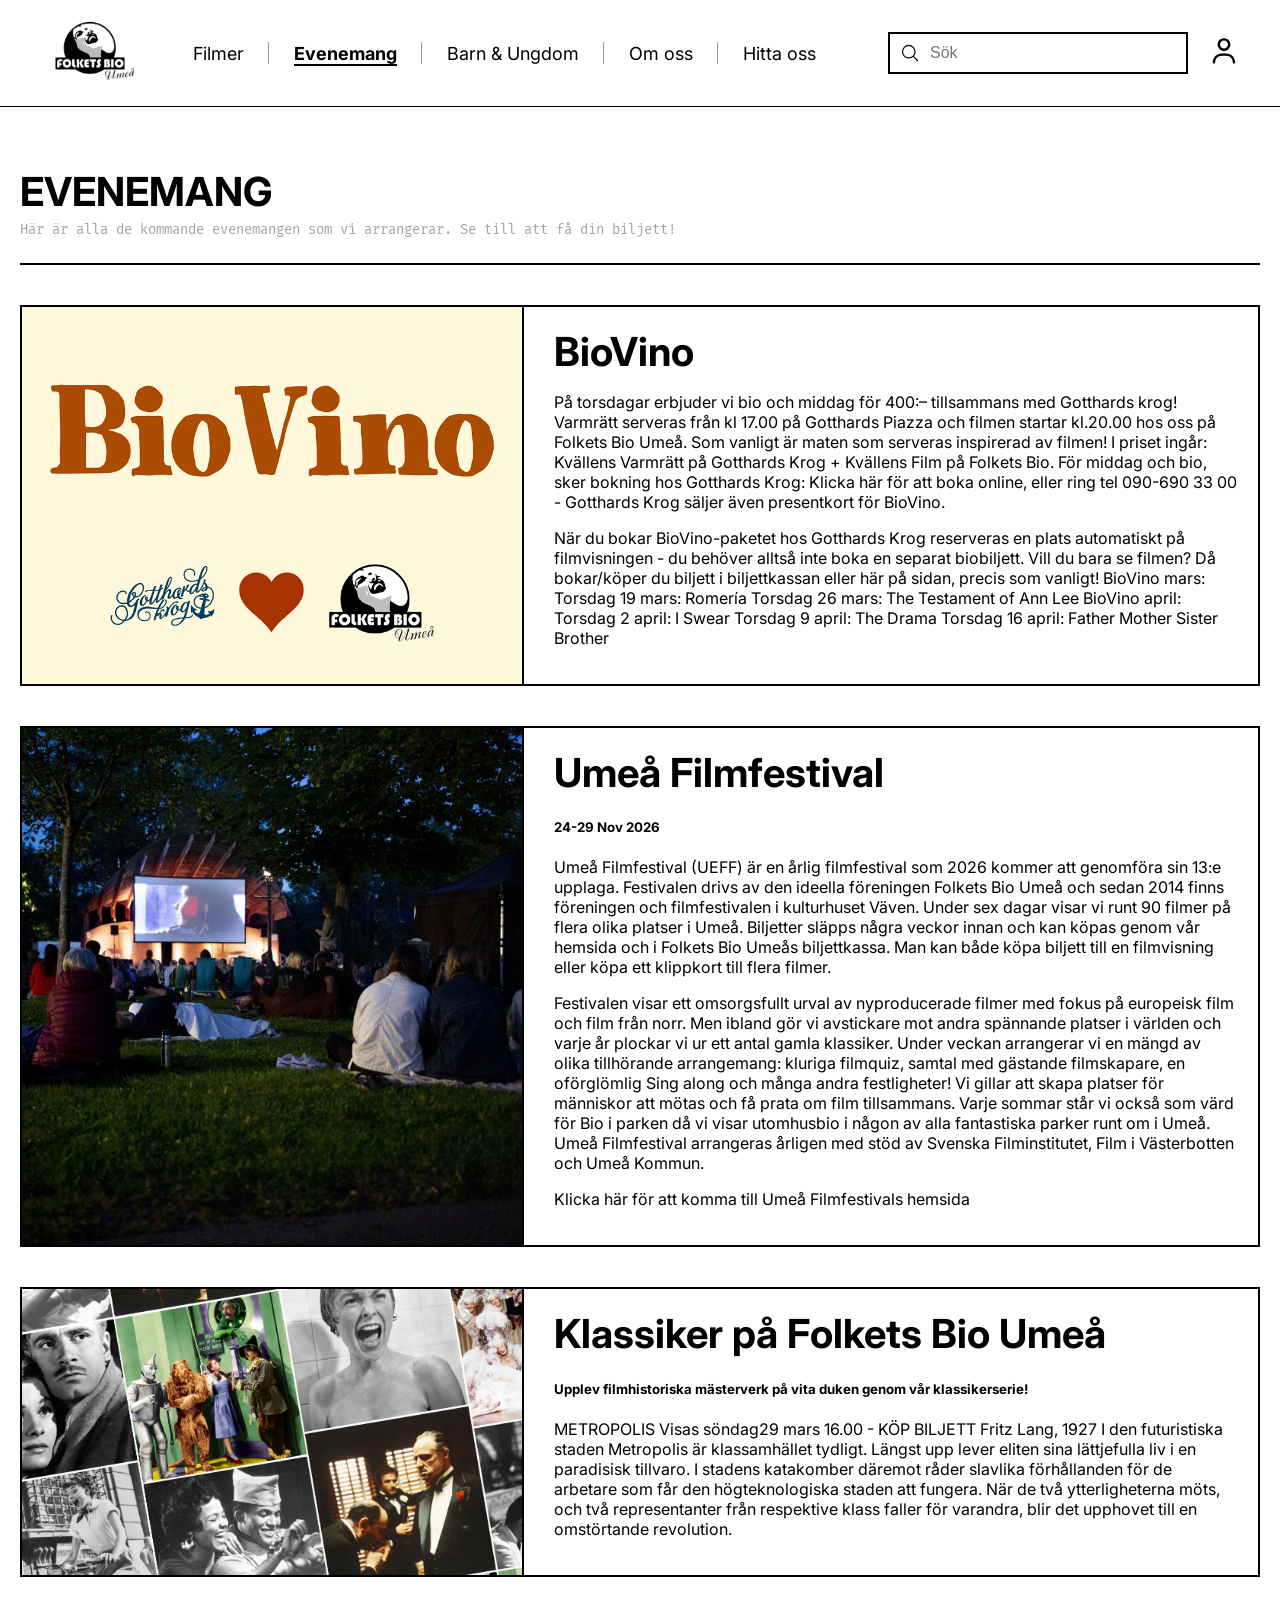
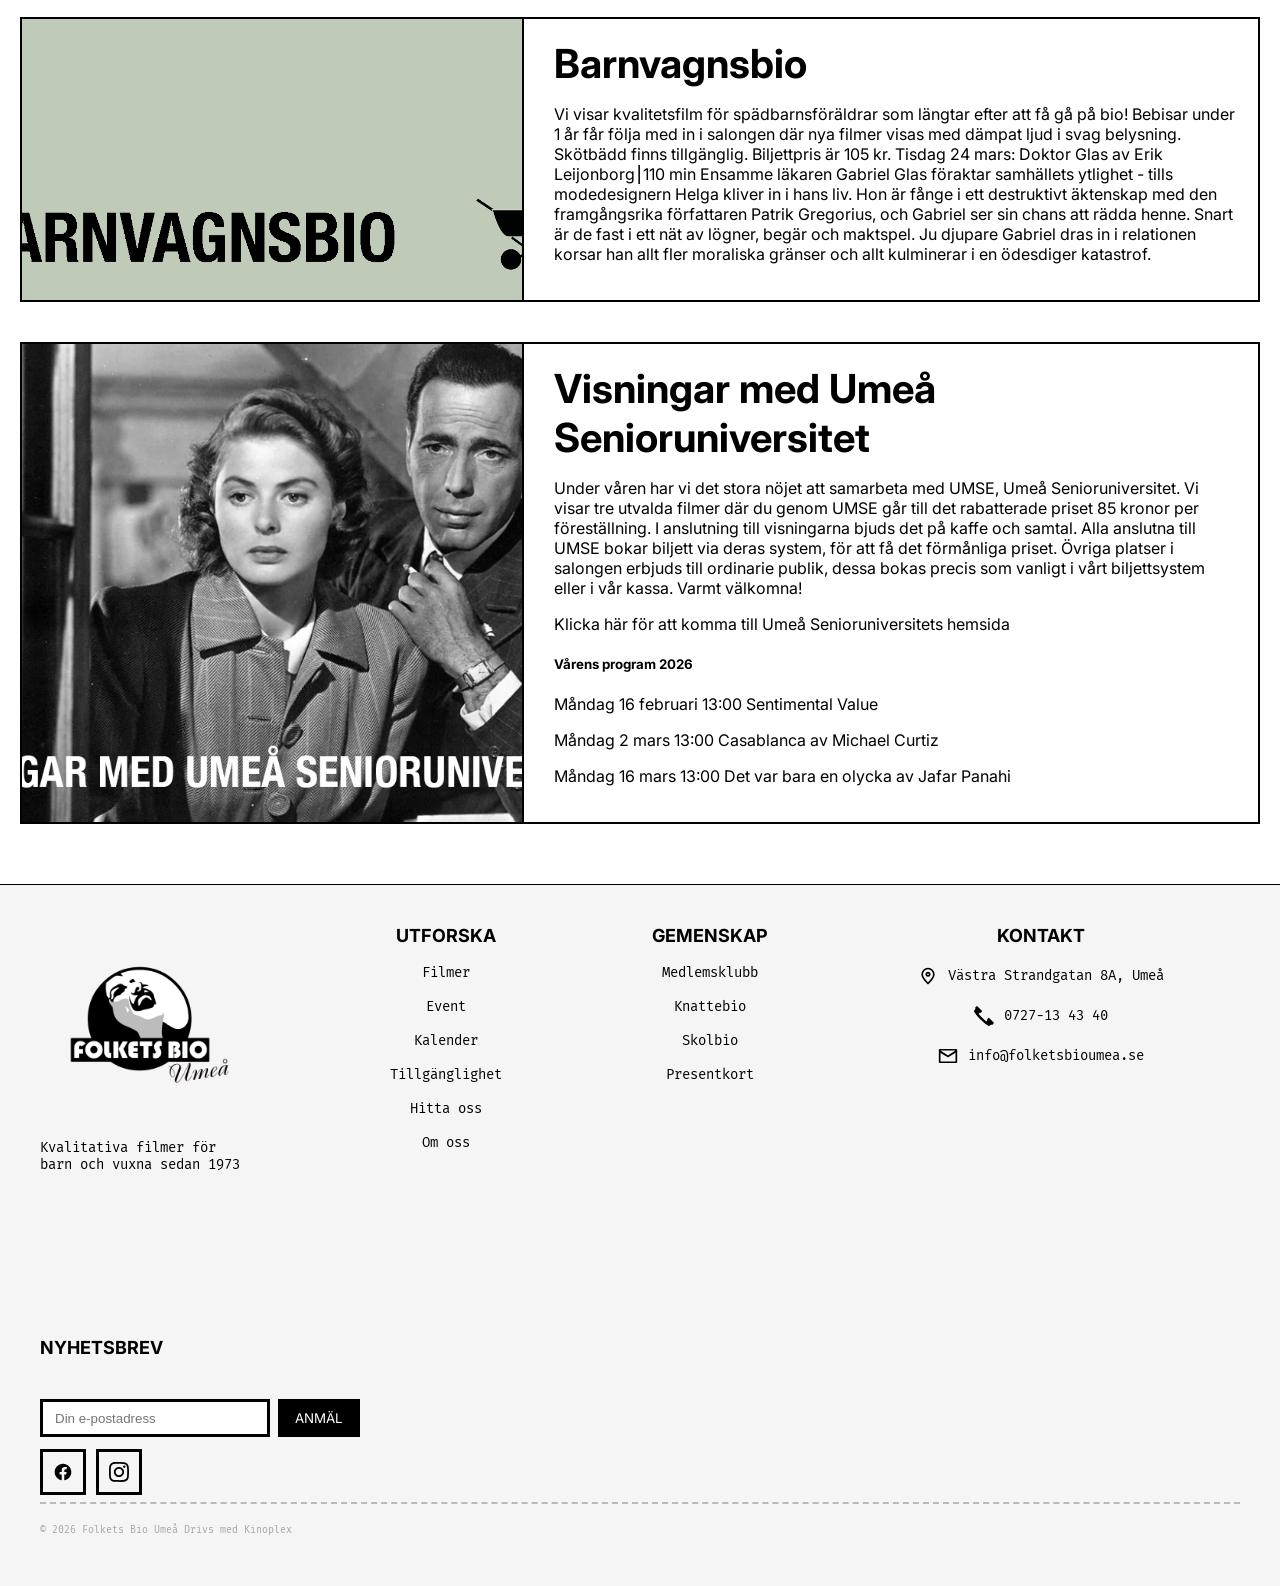
<file: event.html>
<!DOCTYPE html>
<html lang="sv">
<head>
    <meta charset="UTF-8">
    <meta name="viewport" content="width=device-width, initial-scale=1.0">
    <meta name="description" content="Folkets Bio">
    <title>Folkets Bio</title>
    <link rel="stylesheet" href="css/style.css">
    <script src="script.js" defer></script>
</head>
<body>
    <header>
        <nav class="navbar">

            <div class="nav-left">
                <a href="index.html">
                <img src="images/folketsbio-logga.png" alt="Folkets Bio logga" class="logga-hemsida">
                </a>
            </div>
            
            <ul class="menu">
                <li><a href="filmer.html" class="menu-link">Filmer</a></li>
                <li><a href="event.html" class="menu-link">Evenemang</a></li>
                <li><a href="smafolketsbio.html" class="menu-link">Barn & Ungdom</a></li>
                <li><a href="om-oss.html" class="menu-link">Om oss</a></li>
                <li><a href="hitta-oss.html" class="menu-link">Hitta oss</a></li>
            </ul>
            
            <div class="nav-right">
                <form role="search" class="search-form">
                    <label for="site-search" class="visually-hidden">
                        Sök allt på sidan
                    </label>
                    <input
                        type="search"
                        id="site-search"
                        class="searchbar"
                        placeholder="Sök"
                        >
                </form>

                <a href="profil.html" aria-label="Profil">
                    <img
                        src="images/icons/user-regular-full.svg"
                        class="profilikon"
                        alt="profil"
                        >
                </a>
            
                <div class="hamburger">
                    <span></span>
                    <span></span>
                    <span></span>
                </div>
            </div>
            
        </nav>
    </header>

    <main>
        <h1>EVENEMANG</h1>
        <h6>Här är alla de kommande evenemangen som vi arrangerar. Se till att få din biljett!</h6>
        <br>
        <div class="divider"></div>
        <br>
        <div class="event-box">
            <img src="images/biovino.jpg" class="event-poster">
            <div class="event-text">
                <h1>BioVino</h1>
                <p>På torsdagar erbjuder vi bio och middag för 400:– tillsammans med Gotthards krog! Varmrätt serveras från kl 17.00 på Gotthards Piazza och filmen startar kl.20.00 hos oss på Folkets Bio Umeå. Som vanligt är maten som serveras inspirerad av filmen!

                    I priset ingår: Kvällens Varmrätt på Gotthards Krog + Kvällens Film på Folkets Bio. För middag och bio, sker bokning hos Gotthards Krog: 
                    Klicka här för att boka online, eller ring tel 090-690 33 00 - Gotthards Krog säljer även presentkort för BioVino.
                </p>
                <p>
                    När du bokar BioVino-paketet hos Gotthards Krog reserveras en plats automatiskt på filmvisningen - du behöver alltså inte boka en separat biobiljett. Vill du bara se filmen? Då bokar/köper du biljett i biljettkassan eller här på sidan, precis som vanligt!

                    BioVino mars: 
                    Torsdag 19 mars: Romería
                    Torsdag 26 mars: The Testament of Ann Lee

                    BioVino april:
                    Torsdag 2 april: I Swear
                    Torsdag 9 april: The Drama
                    Torsdag 16 april: Father Mother Sister Brother
                </p>
            </div>
            
        </div>
        <br>
        <br>
        <div class="event-box">
            <img src="images/umeafilmfestival.jpg" class="event-poster">
            <div class="event-text">
                <h1>Umeå Filmfestival</h1>
                <h5> 24-29 Nov 2026</h5>
                <p>Umeå Filmfestival (UEFF) är en årlig filmfestival som 2026 kommer att genomföra sin 13:e upplaga. Festivalen drivs av den ideella föreningen Folkets Bio Umeå och sedan 2014 finns föreningen och filmfestivalen i kulturhuset Väven. Under sex dagar visar vi runt 90 filmer på flera olika platser i Umeå.  Biljetter släpps några veckor innan och kan köpas genom vår hemsida och i Folkets Bio Umeås biljettkassa. Man kan både köpa biljett till en filmvisning eller köpa ett klippkort till flera filmer. 
                </p>
                <p>Festivalen visar ett omsorgsfullt urval av nyproducerade filmer med fokus på europeisk film och film från norr. Men ibland gör vi avstickare mot andra spännande platser i världen och varje år plockar vi ur ett antal gamla klassiker. Under veckan arrangerar vi en mängd av olika tillhörande arrangemang: kluriga filmquiz, samtal med gästande filmskapare, en oförglömlig Sing along och många andra festligheter! Vi gillar att skapa platser för människor att mötas och få prata om film tillsammans.

                    Varje sommar står vi också som värd för Bio i parken då vi visar utomhusbio i någon av alla fantastiska parker runt om i Umeå.
                    
                    Umeå Filmfestival arrangeras årligen med stöd av Svenska Filminstitutet, Film i Västerbotten och Umeå Kommun.
                </p>
                <p><a href="https://ueff.se/">Klicka här för att komma till Umeå Filmfestivals hemsida</a></p>

            </div>
            
        </div>
        <br>
        <br>
        <div class="event-box">
            <img src="images/movieclassics.jpeg" class="event-poster">
            <div class="event-text">
                <h1>Klassiker på Folkets Bio Umeå</h1>
                <h5>Upplev filmhistoriska mästerverk på vita duken genom vår klassikerserie!</h5>
                <p>METROPOLIS
                    Visas söndag29 mars 16.00 - KÖP BILJETT
                    Fritz Lang, 1927
                    I den futuristiska staden Metropolis är klassamhället tydligt. Längst upp lever eliten sina lättjefulla liv i en paradisisk tillvaro. I stadens katakomber däremot råder slavlika förhållanden för de arbetare som får den högteknologiska staden att fungera. När de två ytterligheterna möts, och två representanter från respektive klass faller för varandra, blir det upphovet till en omstörtande revolution. 
                </p>
            </div>
            
        </div>
        <br>
        <br>
        <div class="event-box">
            <img src="images/barnvagnsbio.jpg" class="event-poster">
            <div class="event-text">
                <h1>Barnvagnsbio</h1>
                <p>Vi visar kvalitetsfilm för spädbarnsföräldrar som längtar efter att få gå på bio! Bebisar under 1 år får följa med in i salongen där nya filmer visas med dämpat ljud i svag belysning. Skötbädd finns tillgänglig. Biljettpris är 105 kr.

                    Tisdag 24 mars:
                    Doktor Glas av Erik Leijonborg⎮110 min
                    
                    Ensamme läkaren Gabriel Glas föraktar samhällets ytlighet - tills modedesignern Helga kliver in i hans liv. Hon är fånge i ett destruktivt äktenskap med den framgångsrika författaren Patrik Gregorius, och Gabriel ser sin chans att rädda henne. Snart är de fast i ett nät av lögner, begär och maktspel. Ju djupare Gabriel dras in i relationen korsar han allt fler moraliska gränser och allt kulminerar i en ödesdiger katastrof.
                </p>
            </div>
            
        </div>
        <br>
        <br>
        <div class="event-box">
            <img src="images/senior.jpg" class="event-poster">
            <div class="event-text">
                <h1>Visningar med Umeå Senioruniversitet</h1>
                <p>Under våren har vi det stora nöjet att samarbeta med UMSE, Umeå Senioruniversitet. Vi visar tre utvalda filmer där du genom UMSE går till det rabatterade priset 85 kronor per föreställning. I anslutning till visningarna bjuds det på kaffe och samtal. Alla anslutna till UMSE bokar biljett via deras system, för att få det förmånliga priset. Övriga platser i salongen erbjuds till ordinarie publik, dessa bokas precis som vanligt i vårt biljettsystem eller i vår kassa. Varmt välkomna!
                </p>
                <p><a href="https://umse.nu/program/">Klicka här för att komma till Umeå Senioruniversitets hemsida</a></p>
                <h5>Vårens program 2026</h5>
                <p>Måndag 16 februari 13:00 Sentimental Value</p>
                <p>Måndag 2 mars 13:00 Casablanca av Michael Curtiz</p>
                <p>Måndag 16 mars 13:00 Det var bara en olycka av Jafar Panahi</p>
            </div>
            
        </div>

    </main>
    
    <footer class="site-footer">
        <div class="footer-content">
          <div class="footer-logo">
            <img src="images/folketsbio-logga.png" alt="Folkets Bio" class="footer-logo">
            <p>Kvalitativa filmer för 
                barn och vuxna sedan 1973</p>
          </div>
          <div class="utforska">
            <ul class="footer-links">
                <li class="list-header">UTFORSKA</li>
                <li><a href="filmer.html">Filmer</a></li>
                <li><a href="event.html">Event</a></li>
                <li><a href="kalender.html">Kalender</a></li>
                <li><a href="tillgänglighet.html">Tillgänglighet</a></li>
                <li><a href="hitta-oss.html">Hitta oss</a></li>
                <li><a href="om-oss.html">Om oss</a></li>
            </ul>
          </div>
          <div class="gemenskap">
            <ul class="footer-links">
                <li class="list-header">GEMENSKAP</li>
                <li><a href="">Medlemsklubb</a></li>
                <li><a href="smafolketsbio.html">Knattebio</a></li>
                <li><a href="">Skolbio</a></li>
                <li><a href="">Presentkort</a></li>
            </ul>
          </div>
          <div class="kontakt">
            <ul class="footer-links">
                <li class="list-header">KONTAKT</li>
                <li>
                    <img src="images/icons/location-pin-alt-1-svgrepo-com.svg" class="list-icon">
                    <span>Västra Strandgatan 8A, Umeå</span>
                </li>
                <li>
                    <img src="images/icons/telephone-call-telephone-svgrepo-com.svg" class="list-icon">
                    <span>0727-13 43 40</span>
                </li>
                <li>
                    <img src="images/icons/mail-svgrepo-com.svg" class="list-icon">
                    <span>info@folketsbioumea.se</span>
                </li>
            </ul>
          </div>
          <li class="newsletter">
    
            <span class="newsletter-title">NYHETSBREV</span>
            <br>
            <form
                class="newsletter-form"
                action="mailto:exempel@domän.se"
                method="post"
                enctype="text/plain"
                >
                <label for="newsletter-email" class="visually-hidden">
                    E-postadress
                </label>

                <input
                    type="email"
                    id="newsletter-email"
                    name="email"
                    placeholder="Din e-postadress"
                    class="newsletter-input"
                    required
                >

                <button type="submit" class="newsletter-button">
                    ANMÄL
                </button>
            </form>
        
            <div class="newsletter-icons">
                <div class="newsletter-icons">
                    <a href="https://www.facebook.com/folketsbioumea" class="icon-box"><img src="images/icons/facebook-svgrepo-com.svg" alt="Facebook"></a>
                    <a href="https://www.instagram.com/folketsbioumea" class="icon-box"><img src="images/icons/instagram-167-svgrepo-com.svg" alt="Instagram"></a>
                </div>
            </div>
        
        </li>
        </div>
        <div class="footer-divider"></div>
        <p>© 2026 Folkets Bio Umeå     Drivs med Kinoplex</p>
      </footer>

</body>
</html>
</file>
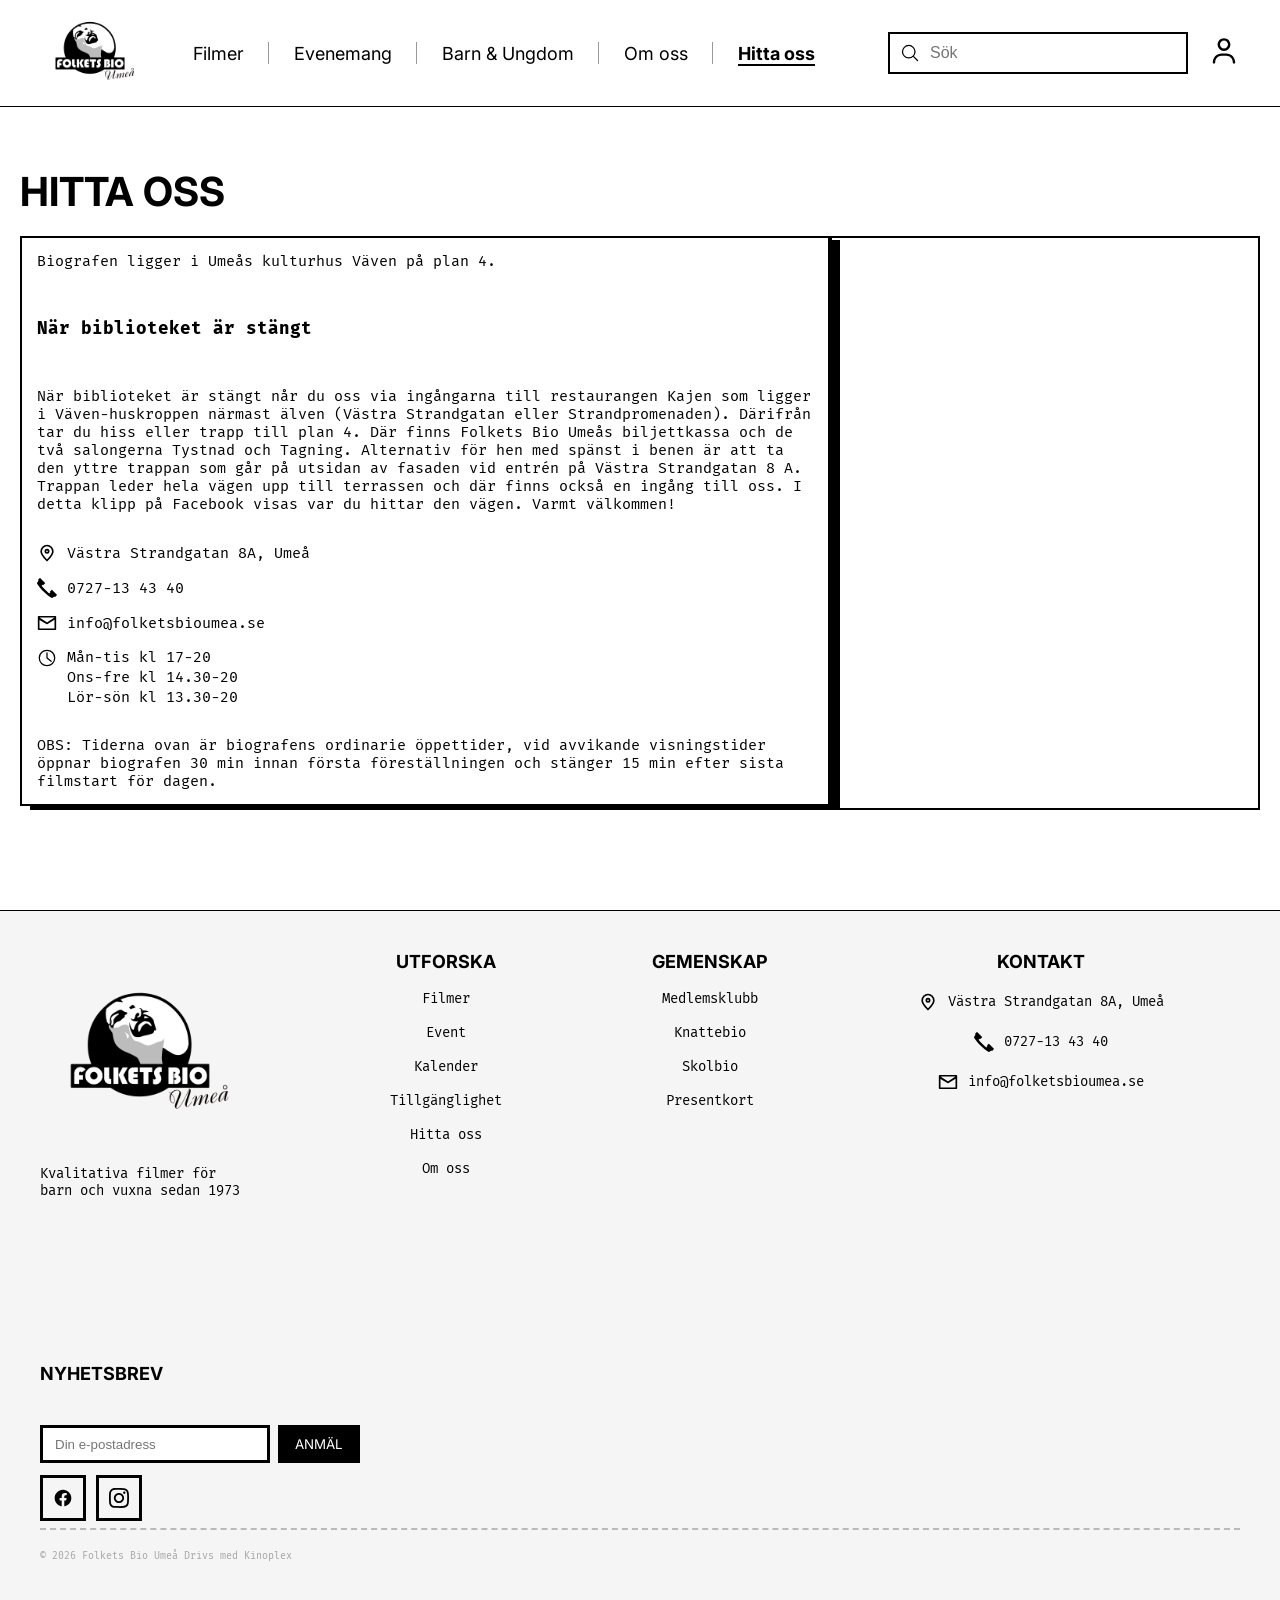
<file: hitta-oss.html>
<!DOCTYPE html>
<html lang="sv">
<head>
    <meta charset="UTF-8">
    <meta name="viewport" content="width=device-width, initial-scale=1.0">
    <meta name="description" content="Folkets Bio">
    <title>Folkets Bio</title>
    <link rel="stylesheet" href="css/style.css">
    <script src="script.js" defer></script>
</head>
<body class="findus-page">
    <header>
        <nav class="navbar">

            <div class="nav-left">
                <a href="index.html">
                <img src="images/folketsbio-logga.png" alt="Folkets Bio logga" class="logga-hemsida">
                </a>
            </div>
            
            <ul class="menu">
                <li><a href="filmer.html" class="menu-link">Filmer</a></li>
                <li><a href="event.html" class="menu-link">Evenemang</a></li>
                <li><a href="smafolketsbio.html" class="menu-link">Barn & Ungdom</a></li>
                <li><a href="om-oss.html" class="menu-link">Om oss</a></li>
                <li><a href="hitta-oss.html" class="menu-link">Hitta oss</a></li>
            </ul>
            
            <div class="nav-right">
                <form role="search" class="search-form">
                    <label for="site-search" class="visually-hidden">
                        Sök allt på sidan
                    </label>
                    <input
                        type="search"
                        id="site-search"
                        class="searchbar"
                        placeholder="Sök"
                        >
                </form>

                <a href="profil.html" aria-label="Profil">
                    <img
                        src="images/icons/user-regular-full.svg"
                        class="profilikon"
                        alt="profil"
                        >
                </a>
            
                <div class="hamburger">
                    <span></span>
                    <span></span>
                    <span></span>
                </div>
            </div>
            
        </nav>
    </header>

    <main>
        <h1>HITTA OSS</h1>
        <br>
        <div class="find-us">
            <div class="find-us-box">
                <ul class="adress-info">
                    <li><p>Biografen ligger i Umeås kulturhus Väven på plan 4. </p></li>
                    <li><h3>När biblioteket är stängt</h3></li>
                    <li><p>
                        När biblioteket är stängt når du oss via ingångarna till restaurangen Kajen som ligger i Väven-huskroppen närmast älven (Västra Strandgatan eller Strandpromenaden). Därifrån tar du hiss eller trapp till plan 4. Där finns Folkets Bio Umeås biljettkassa och de två salongerna Tystnad och Tagning.
                        
                        Alternativ för hen med spänst i benen är att ta den yttre trappan som går på utsidan av fasaden vid entrén på Västra Strandgatan 8 A. Trappan leder hela vägen upp till terrassen och där finns också en ingång till oss. I detta klipp på Facebook visas var du hittar den vägen. Varmt välkommen!</p></li>
                    <li>
                        <img src="images/icons/location-pin-alt-1-svgrepo-com.svg" class="list-icon-2">
                        <span>Västra Strandgatan 8A, Umeå</span>
                    </li>
                    <li>
                        <img src="images/icons/telephone-call-telephone-svgrepo-com.svg" class="list-icon-2">
                        <span>0727-13 43 40</span>
                    </li>
                    <li>
                        <img src="images/icons/mail-svgrepo-com.svg" class="list-icon-2">
                        <span>info@folketsbioumea.se</span>
                    </li>
                    <li class="open-hours">
                        <img src="images/icons/clock-svgrepo-com.svg" class="list-icon-2">
                        <div class="hours-text">
                            <span>Mån-tis kl 17-20</span>
                            <span>Ons-fre kl 14.30-20</span>
                            <span>Lör-sön kl 13.30-20</span>
                        </div>
                    </li>
                    <li><p>OBS: Tiderna ovan är biografens ordinarie öppettider, vid avvikande visningstider öppnar biografen 30 min innan första föreställningen och stänger 15 min efter sista filmstart för dagen.</p></li>
                </ul>
            </div>
            <div class="map-box">
                <iframe src="https://www.google.com/maps/embed?pb=!1m18!1m12!1m3!1d8726.68921643284!2d20.249877892782674!3d63.82438233350655!2m3!1f0!2f0!3f0!3m2!1i1024!2i768!4f13.1!3m3!1m2!1s0x4386b798e8298563%3A0xdd06831090515395!2sFolkets%20Bio%20Ume%C3%A5!5e1!3m2!1ssv!2sse!4v1773945481582!5m2!1ssv!2sse" width="600" height="450" style="border:0;" allowfullscreen="" loading="lazy" referrerpolicy="no-referrer-when-downgrade"></iframe>
            </div>
        </div>

    </main>

    <br>
    <br>
    <footer class="site-footer">
        <div class="footer-content">
          <div class="footer-logo">
            <img src="images/folketsbio-logga.png" alt="Folkets Bio" class="footer-logo">
            <p>Kvalitativa filmer för 
                barn och vuxna sedan 1973</p>
          </div>
          <div class="utforska">
            <ul class="footer-links">
                <li class="list-header">UTFORSKA</li>
                <li><a href="filmer.html">Filmer</a></li>
                <li><a href="event.html">Event</a></li>
                <li><a href="kalender.html">Kalender</a></li>
                <li><a href="tillgänglighet.html">Tillgänglighet</a></li>
                <li><a href="hitta-oss.html">Hitta oss</a></li>
                <li><a href="om-oss.html">Om oss</a></li>
            </ul>
          </div>
          <div class="gemenskap">
            <ul class="footer-links">
                <li class="list-header">GEMENSKAP</li>
                <li><a href="">Medlemsklubb</a></li>
                <li><a href="smafolketsbio.html">Knattebio</a></li>
                <li><a href="">Skolbio</a></li>
                <li><a href="">Presentkort</a></li>
            </ul>
          </div>
          <div class="kontakt">
            <ul class="footer-links">
                <li class="list-header">KONTAKT</li>
                <li>
                    <img src="images/icons/location-pin-alt-1-svgrepo-com.svg" class="list-icon">
                    <span>Västra Strandgatan 8A, Umeå</span>
                </li>
                <li>
                    <img src="images/icons/telephone-call-telephone-svgrepo-com.svg" class="list-icon">
                    <span>0727-13 43 40</span>
                </li>
                <li>
                    <img src="images/icons/mail-svgrepo-com.svg" class="list-icon">
                    <span>info@folketsbioumea.se</span>
                </li>
            </ul>
          </div>
          <li class="newsletter">
    
            <span class="newsletter-title">NYHETSBREV</span>
            <br>
            <form
                class="newsletter-form"
                action="mailto:exempel@domän.se"
                method="post"
                enctype="text/plain"
                >
                <label for="newsletter-email" class="visually-hidden">
                    E-postadress
                </label>

                <input
                    type="email"
                    id="newsletter-email"
                    name="email"
                    placeholder="Din e-postadress"
                    class="newsletter-input"
                    required
                >

                <button type="submit" class="newsletter-button">
                    ANMÄL
                </button>
            </form>
        
            <div class="newsletter-icons">
                <div class="newsletter-icons">
                    <a href="https://www.facebook.com/folketsbioumea" class="icon-box"><img src="images/icons/facebook-svgrepo-com.svg" alt="Facebook"></a>
                    <a href="https://www.instagram.com/folketsbioumea" class="icon-box"><img src="images/icons/instagram-167-svgrepo-com.svg" alt="Instagram"></a>
                </div>
            </div>
        
        </li>
        </div>
        <div class="footer-divider"></div>
        <p>© 2026 Folkets Bio Umeå     Drivs med Kinoplex</p>
      </footer>
</body>
</html>
</file>
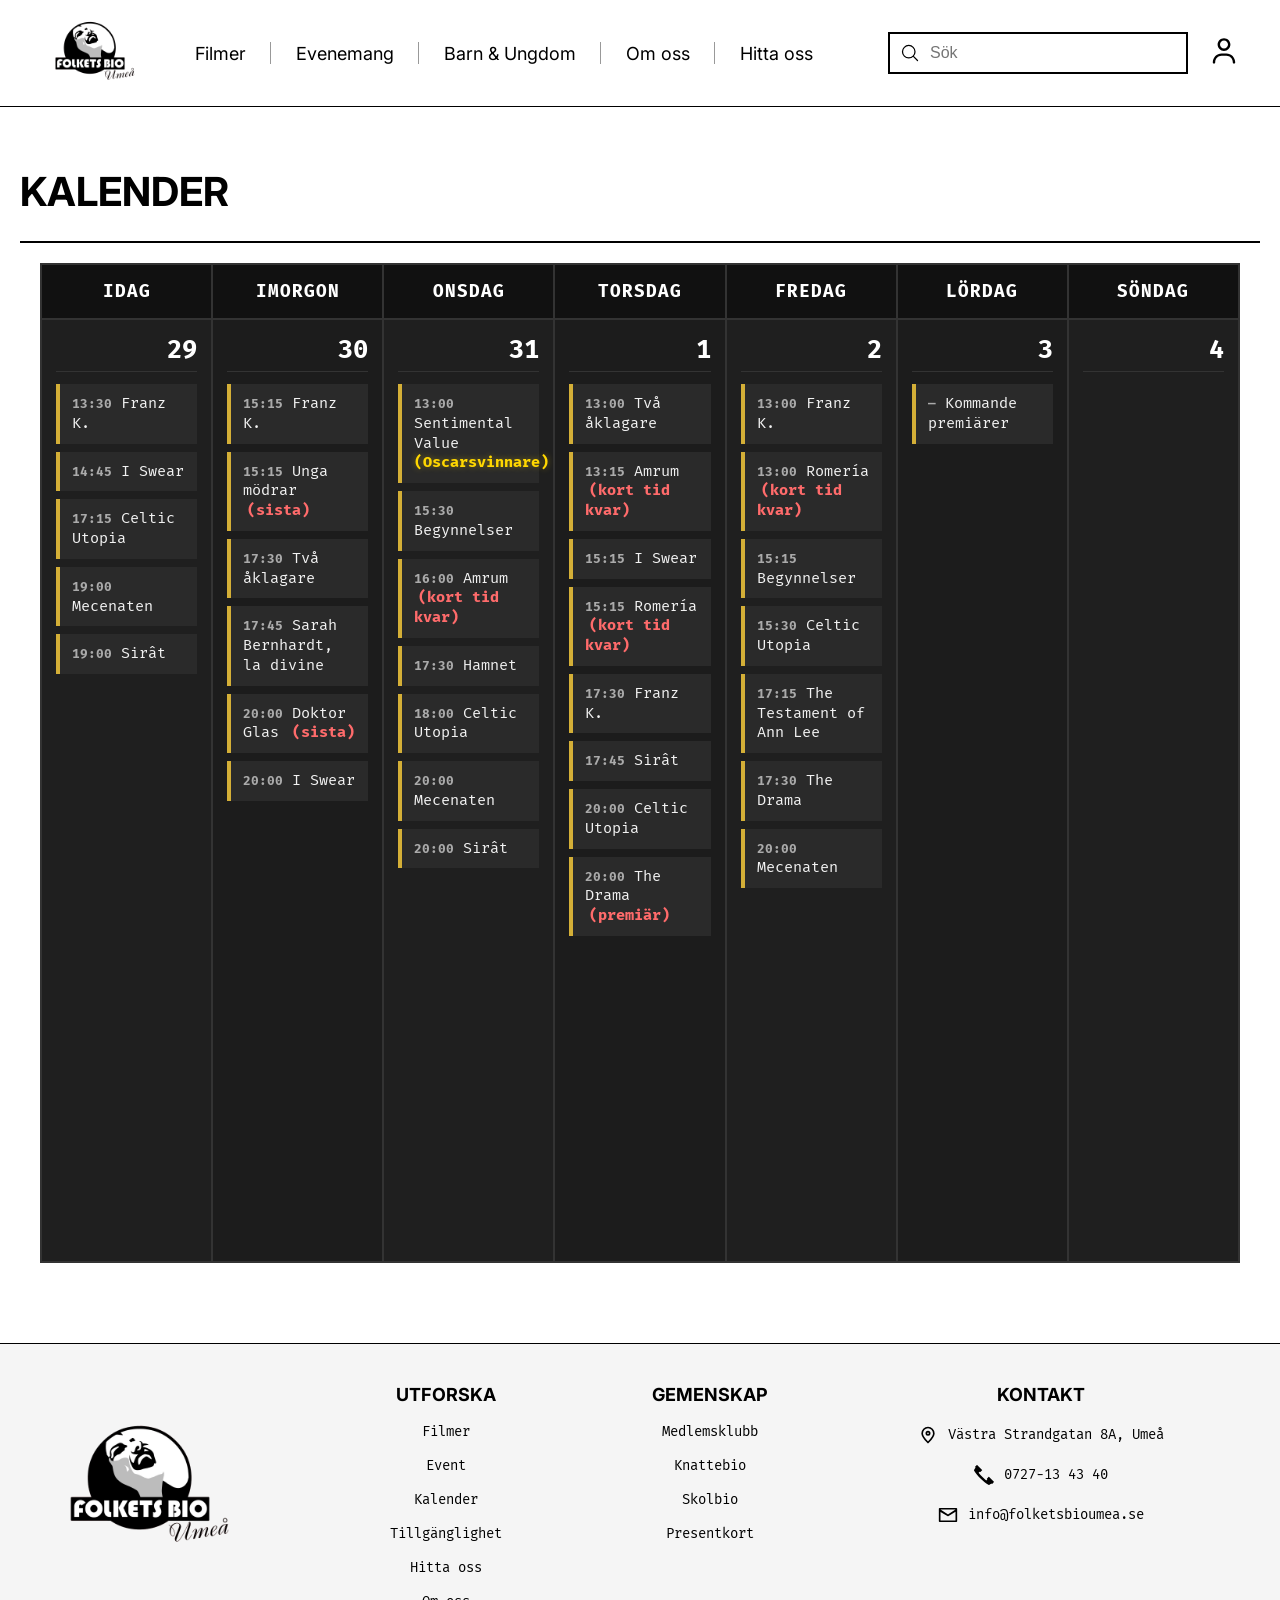
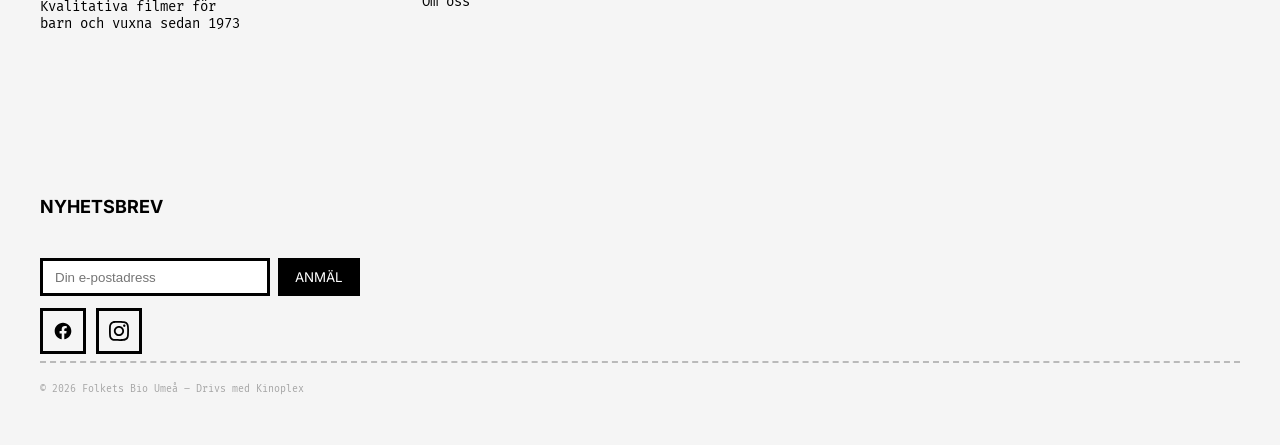
<file: kalender.html>
<!DOCTYPE html>
<html lang="sv">
    <head>
        <meta charset="UTF-8">
        <meta name="viewport" content="width=device-width, initial-scale=1.0">
        <meta name="description" content="Folkets Bio">
        <title>Folkets Bio</title>
        <link rel="stylesheet" href="css/style.css">
        <script src="script.js" defer></script>
    </head>

    <body class="calender-page">
        <header>
            <nav class="navbar">
                <div class="nav-left">
                    <a href="index.html">
                        <img
                        src="images/folketsbio-logga.png"
                        alt="Folkets Bio logga"
                        class="logga-hemsida"
                        >
                    </a>
                </div>

                <ul class="menu">
                    <li><a href="filmer.html" class="menu-link">Filmer</a></li>
                    <li><a href="event.html" class="menu-link">Evenemang</a></li>
                    <li><a href="smafolketsbio.html" class="menu-link">Barn & Ungdom</a></li>
                    <li><a href="om-oss.html" class="menu-link">Om oss</a></li>
                    <li><a href="hitta-oss.html" class="menu-link">Hitta oss</a></li>
                </ul>

                <div class="nav-right">
                    <form role="search" class="search-form">
                        <label for="site-search" class="visually-hidden">
                            Sök allt på sidan
                        </label>
                        <input
                            type="search"
                            id="site-search"
                            class="searchbar"
                            placeholder="Sök"
                        >
                    </form>

                    <a href="profil.html" aria-label="Profil">
                        <img
                        src="images/icons/user-regular-full.svg"
                        class="profilikon"
                        alt="profil"
                        >
                    </a>

                    <div class="hamburger">
                        <span></span>
                        <span></span>
                        <span></span>
                    </div>
                </div>
            </nav>
        </header>

        <main>
            <h1>KALENDER</h1>
            <br>
            <div class="divider"></div>
            <table>
                <thead>
                <tr>
                    <th>IDAG</th>
                    <th>IMORGON</th>
                    <th>ONSDAG</th>
                    <th>TORSDAG</th>
                    <th>FREDAG</th>
                    <th>LÖRDAG</th>
                    <th>SÖNDAG</th>
                </tr>
                </thead>

                <tbody>
                <tr>
                    <td>
                    <div class="date">29</div>
                    <div class="movie"><span class="time">13:30</span> Franz K.</div>
                    <div class="movie"><span class="time">14:45</span> I Swear</div>
                    <div class="movie"><span class="time">17:15</span> Celtic Utopia</div>
                    <div class="movie"><span class="time">19:00</span> Mecenaten</div>
                    <div class="movie"><span class="time">19:00</span> Sirât</div>
                    </td>

                    <td>
                    <div class="date">30</div>
                    <div class="movie"><span class="time">15:15</span> Franz K.</div>
                    <div class="movie">
                        <span class="time">15:15</span> Unga mödrar
                        <span class="special">(sista)</span>
                    </div>
                    <div class="movie"><span class="time">17:30</span> Två åklagare</div>
                    <div class="movie"><span class="time">17:45</span> Sarah Bernhardt, la divine</div>
                    <div class="movie">
                        <span class="time">20:00</span> Doktor Glas
                        <span class="special">(sista)</span>
                    </div>
                    <div class="movie"><span class="time">20:00</span> I Swear</div>
                    </td>

                    <td>
                    <div class="date">31</div>
                    <div class="movie">
                        <span class="time">13:00</span> Sentimental Value
                        <span class="oscar">(Oscarsvinnare)</span>
                    </div>
                    <div class="movie"><span class="time">15:30</span> Begynnelser</div>
                    <div class="movie">
                        <span class="time">16:00</span> Amrum
                        <span class="special">(kort tid kvar)</span>
                    </div>
                    <div class="movie"><span class="time">17:30</span> Hamnet</div>
                    <div class="movie"><span class="time">18:00</span> Celtic Utopia</div>
                    <div class="movie"><span class="time">20:00</span> Mecenaten</div>
                    <div class="movie"><span class="time">20:00</span> Sirât</div>
                    </td>

                    <td>
                    <div class="date">1</div>
                    <div class="movie"><span class="time">13:00</span> Två åklagare</div>
                    <div class="movie">
                        <span class="time">13:15</span> Amrum
                        <span class="special">(kort tid kvar)</span>
                    </div>
                    <div class="movie"><span class="time">15:15</span> I Swear</div>
                    <div class="movie">
                        <span class="time">15:15</span> Romería
                        <span class="special">(kort tid kvar)</span>
                    </div>
                    <div class="movie"><span class="time">17:30</span> Franz K.</div>
                    <div class="movie"><span class="time">17:45</span> Sirât</div>
                    <div class="movie"><span class="time">20:00</span> Celtic Utopia</div>
                    <div class="movie">
                        <span class="time">20:00</span> The Drama
                        <span class="special">(premiär)</span>
                    </div>
                    </td>

                    <td>
                    <div class="date">2</div>
                    <div class="movie"><span class="time">13:00</span> Franz K.</div>
                    <div class="movie">
                        <span class="time">13:00</span> Romería
                        <span class="special">(kort tid kvar)</span>
                    </div>
                    <div class="movie"><span class="time">15:15</span> Begynnelser</div>
                    <div class="movie"><span class="time">15:30</span> Celtic Utopia</div>
                    <div class="movie"><span class="time">17:15</span> The Testament of Ann Lee</div>
                    <div class="movie"><span class="time">17:30</span> The Drama</div>
                    <div class="movie"><span class="time">20:00</span> Mecenaten</div>
                    </td>

                    <td>
                    <div class="date">3</div>
                    <div class="movie"><span class="time">—</span> Kommande premiärer</div>
                    </td>

                    <td>
                    <div class="date">4</div>
                    </td>
                </tr>
                </tbody>
            </table>
        </main>

        <footer class="site-footer">
            <div class="footer-content">
                <div class="footer-logo">
                    <img
                        src="images/folketsbio-logga.png"
                        alt="Folkets Bio"
                        class="footer-logo"
                    >
                    <p>Kvalitativa filmer för barn och vuxna sedan 1973</p>
                </div>

                <div class="utforska">
                    <ul class="footer-links">
                        <li class="list-header">UTFORSKA</li>
                        <li><a href="filmer.html">Filmer</a></li>
                        <li><a href="event.html">Event</a></li>
                        <li><a href="kalender.html">Kalender</a></li>
                        <li><a href="tillgänglighet.html">Tillgänglighet</a></li>
                        <li><a href="hitta-oss.html">Hitta oss</a></li>
                        <li><a href="om-oss.html">Om oss</a></li>
                    </ul>
                </div>

                <div class="gemenskap">
                    <ul class="footer-links">
                        <li class="list-header">GEMENSKAP</li>
                        <li><a href="">Medlemsklubb</a></li>
                        <li><a href="smafolketsbio.html">Knattebio</a></li>
                        <li><a href="">Skolbio</a></li>
                        <li><a href="">Presentkort</a></li>
                    </ul>
                </div>

                <div class="kontakt">
                    <ul class="footer-links">
                        <li class="list-header">KONTAKT</li>
                        <li>
                        <img src="images/icons/location-pin-alt-1-svgrepo-com.svg" class="list-icon">
                        <span>Västra Strandgatan 8A, Umeå</span>
                        </li>
                        <li>
                        <img src="images/icons/telephone-call-telephone-svgrepo-com.svg" class="list-icon">
                        <span>0727-13 43 40</span>
                        </li>
                        <li>
                        <img src="images/icons/mail-svgrepo-com.svg" class="list-icon">
                        <span>info@folketsbioumea.se</span>
                        </li>
                    </ul>
                </div>

                <div class="newsletter">
                    <span class="newsletter-title">NYHETSBREV</span>
                    <br>

                    <form
                        class="newsletter-form"
                        action="mailto:exempel@domän.se"
                        method="post"
                        enctype="text/plain"
                        >
                        <label for="newsletter-email" class="visually-hidden">
                            E-postadress
                        </label>

                        <input
                            type="email"
                            id="newsletter-email"
                            name="email"
                            placeholder="Din e-postadress"
                            class="newsletter-input"
                            required
                        >

                        <button type="submit" class="newsletter-button">
                            ANMÄL
                        </button>
                    </form>

                    <div class="newsletter-icons">
                        <a href="https://www.facebook.com/folketsbioumea" class="icon-box">
                            <img src="images/icons/facebook-svgrepo-com.svg" alt="Facebook">
                        </a>
                        <a href="https://www.instagram.com/folketsbioumea" class="icon-box">
                            <img src="images/icons/instagram-167-svgrepo-com.svg" alt="Instagram">
                        </a>
                    </div>
                </div>
            </div>

            <div class="footer-divider"></div>
            <p>© 2026 Folkets Bio Umeå – Drivs med Kinoplex</p>
        </footer>
    </body>
</html>
</file>
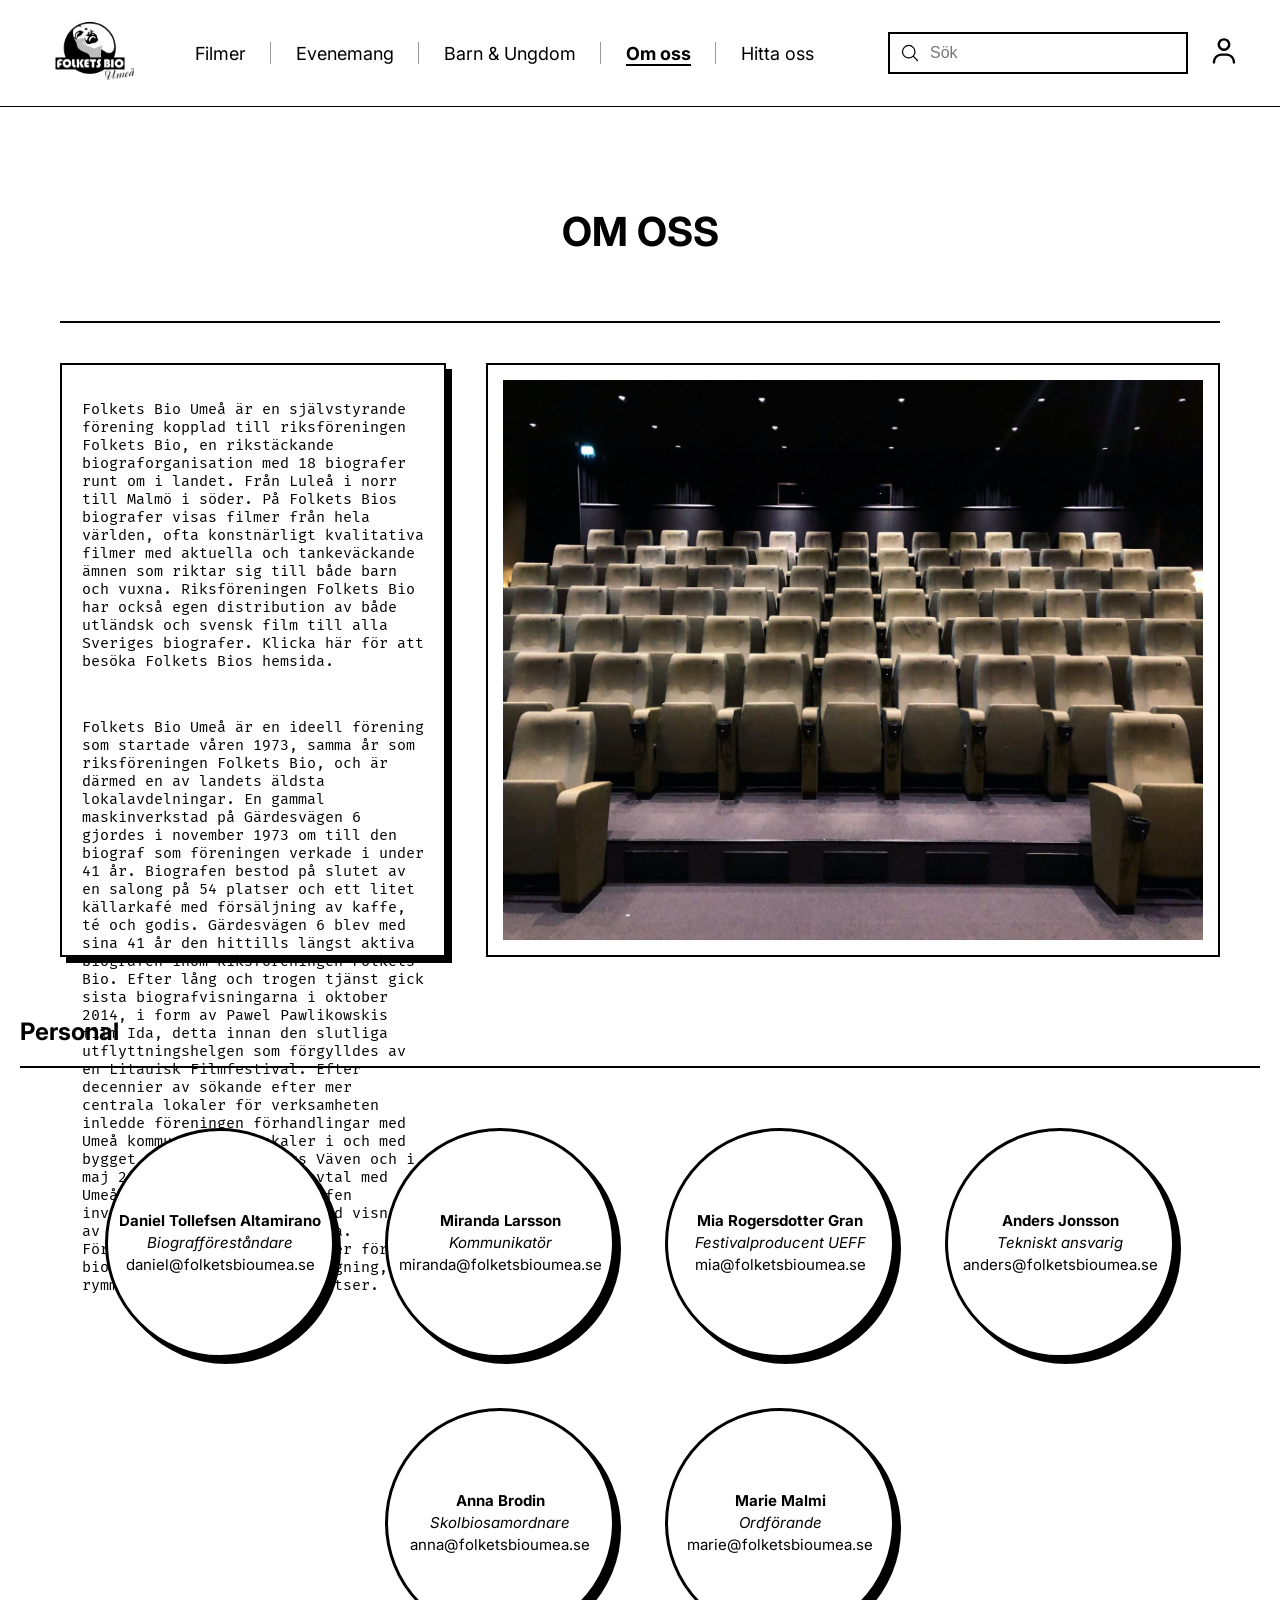
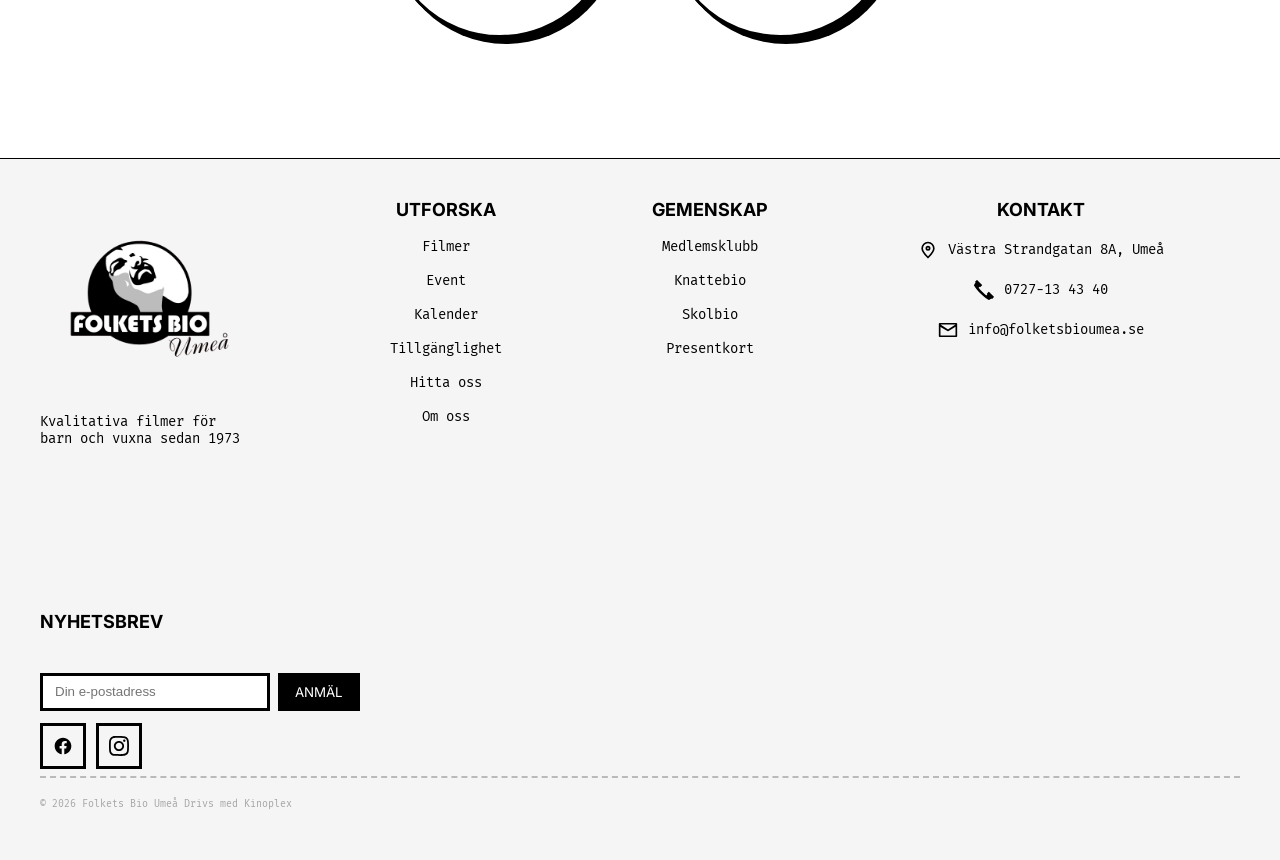
<file: om-oss.html>
<!DOCTYPE html>
<html lang="sv">
<head>
    <meta charset="UTF-8">
    <meta name="viewport" content="width=device-width, initial-scale=1.0">
    <meta name="description" content="Folkets Bio">
    <title>Folkets Bio</title>
    <link rel="stylesheet" href="css/style.css">
    <script src="script.js" defer></script>
</head>
<body class="about-page">
    <header>
        <nav class="navbar">

            <div class="nav-left">
                <a href="index.html">
                <img src="images/folketsbio-logga.png" alt="Folkets Bio logga" class="logga-hemsida">
                </a>
            </div>
            
            <ul class="menu">
                <li><a href="filmer.html" class="menu-link">Filmer</a></li>
                <li><a href="event.html" class="menu-link">Evenemang</a></li>
                <li><a href="smafolketsbio.html" class="menu-link">Barn & Ungdom</a></li>
                <li><a href="om-oss.html" class="menu-link">Om oss</a></li>
                <li><a href="hitta-oss.html" class="menu-link">Hitta oss</a></li>
            </ul>
            
            <div class="nav-right">
                <form role="search" class="search-form">
                    <label for="site-search" class="visually-hidden">
                        Sök allt på sidan
                    </label>
                    <input
                        type="search"
                        id="site-search"
                        class="searchbar"
                        placeholder="Sök"
                        >
                </form>

                <a href="profil.html" aria-label="Profil">
                    <img
                        src="images/icons/user-regular-full.svg"
                        class="profilikon"
                        alt="profil"
                        >
                </a>
            
                <div class="hamburger">
                    <span></span>
                    <span></span>
                    <span></span>
                </div>
            </div>
            
        </nav>
    </header>
    <main>
        <section class="info-section">
            <h1 class="info-title">OM OSS</h1>
            <br>
            <div class="divider"></div>
            <br>
            <div class="info-content">
                <div class="info-text">
                    <p>Folkets Bio Umeå är en självstyrande förening kopplad till riksföreningen Folkets Bio, en rikstäckande biograforganisation med 18 biografer runt om i landet. Från Luleå i norr till Malmö i söder. På Folkets Bios biografer visas filmer från hela världen, ofta konstnärligt kvalitativa filmer med aktuella och tankeväckande ämnen som riktar sig till både barn och vuxna.
    
                        Riksföreningen Folkets Bio har också egen distribution av både utländsk och svensk film till alla Sveriges biografer. Klicka här för att besöka Folkets Bios hemsida.
                    </p>
                    <br>
                    <p>
                        Folkets Bio Umeå är en ideell förening som startade våren 1973, samma år som riksföreningen Folkets Bio, och är därmed en av landets äldsta lokalavdelningar.
        
                        En gammal maskinverkstad på Gärdesvägen 6 gjordes i november 1973 om till den biograf som föreningen verkade i under 41 år. Biografen bestod på slutet av en salong på 54 platser och ett litet källarkafé med försäljning av kaffe, té och godis.
        
                        Gärdesvägen 6 blev med sina 41 år den hittills längst aktiva biografen inom Riksföreningen Folkets Bio. Efter lång och trogen tjänst gick sista biografvisningarna i oktober 2014, i form av Pawel Pawlikowskis film Ida, detta innan den slutliga utflyttningshelgen som förgylldes av en Litauisk Filmfestival.
        
                        Efter decennier av sökande efter mer centrala lokaler för verksamheten inledde föreningen förhandlingar med Umeå kommun om nya lokaler i och med bygget av Umeås kulturhus Väven och i maj 2014 skrevs ett nytt avtal med Umeå Kommun.
        
                        Den nya biografen invigdes 21 november 2014 med visning av Girlhood av Céline Sciamma. Föreningen har nu två salonger för biografdrift, Tystnad och Tagning, som rymmer 100 respektive 35 platser.
                    </p>
                </div>
                
                <img src="images/salong.jpg" class="info-image">
            </div>
        </section>
        <h2>Personal</h2>
        <div class="divider"></div>
        <br>
        <div class="staff-row">
            <div class="staff-circle">
                <p class="staff-name">Daniel Tollefsen Altamirano</p>
                <p class="staff-role">Biografföreståndare</p>
                <p class="staff-email">daniel@folketsbioumea.se</p>
            </div>
            <div class="staff-circle">
                <p class="staff-name">Miranda Larsson</p>
                <p class="staff-role">Kommunikatör</p>
                <p class="staff-email">miranda@folketsbioumea.se</p>
            </div>
            <div class="staff-circle">
                <p class="staff-name">Mia Rogersdotter Gran</p>
                <p class="staff-role">Festivalproducent UEFF</p>
                <p class="staff-email">mia@folketsbioumea.se</p>
            </div>
            <div class="staff-circle">
                <p class="staff-name">Anders Jonsson</p>
                <p class="staff-role">Tekniskt ansvarig</p>
                <p class="staff-email">anders@folketsbioumea.se</p>
            </div>
            <div class="staff-circle">
                <p class="staff-name">Anna Brodin</p>
                <p class="staff-role">Skolbiosamordnare</p>
                <p class="staff-email">anna@folketsbioumea.se</p>
            </div>
            <div class="staff-circle">
                <p class="staff-name">Marie Malmi</p>
                <p class="staff-role">Ordförande</p>
                <p class="staff-email">marie@folketsbioumea.se</p>
            </div>
        </div>
        
    </main>
    <br>
    <br>
    <footer class="site-footer">
        <div class="footer-content">
          <div class="footer-logo">
            <img src="images/folketsbio-logga.png" alt="Folkets Bio" class="footer-logo">
            <p>Kvalitativa filmer för 
                barn och vuxna sedan 1973</p>
          </div>
          <div class="utforska">
            <ul class="footer-links">
                <li class="list-header">UTFORSKA</li>
                <li><a href="filmer.html">Filmer</a></li>
                <li><a href="event.html">Event</a></li>
                <li><a href="kalender.html">Kalender</a></li>
                <li><a href="tillgänglighet.html">Tillgänglighet</a></li>
                <li><a href="hitta-oss.html">Hitta oss</a></li>
                <li><a href="om-oss.html">Om oss</a></li>
            </ul>
          </div>
          <div class="gemenskap">
            <ul class="footer-links">
                <li class="list-header">GEMENSKAP</li>
                <li><a href="">Medlemsklubb</a></li>
                <li><a href="smafolketsbio.html">Knattebio</a></li>
                <li><a href="">Skolbio</a></li>
                <li><a href="">Presentkort</a></li>
            </ul>
          </div>
          <div class="kontakt">
            <ul class="footer-links">
                <li class="list-header">KONTAKT</li>
                <li>
                    <img src="images/icons/location-pin-alt-1-svgrepo-com.svg" class="list-icon">
                    <span>Västra Strandgatan 8A, Umeå</span>
                </li>
                <li>
                    <img src="images/icons/telephone-call-telephone-svgrepo-com.svg" class="list-icon">
                    <span>0727-13 43 40</span>
                </li>
                <li>
                    <img src="images/icons/mail-svgrepo-com.svg" class="list-icon">
                    <span>info@folketsbioumea.se</span>
                </li>
            </ul>
          </div>
          <li class="newsletter">
    
            <span class="newsletter-title">NYHETSBREV</span>
            <br>
            <form
                class="newsletter-form"
                action="mailto:exempel@domän.se"
                method="post"
                enctype="text/plain"
                >
                <label for="newsletter-email" class="visually-hidden">
                    E-postadress
                </label>

                <input
                    type="email"
                    id="newsletter-email"
                    name="email"
                    placeholder="Din e-postadress"
                    class="newsletter-input"
                    required
                >

                <button type="submit" class="newsletter-button">
                    ANMÄL
                </button>
            </form>
        
            <div class="newsletter-icons">
                <div class="newsletter-icons">
                    <a href="https://www.facebook.com/folketsbioumea" class="icon-box"><img src="images/icons/facebook-svgrepo-com.svg" alt="Facebook"></a>
                    <a href="https://www.instagram.com/folketsbioumea" class="icon-box"><img src="images/icons/instagram-167-svgrepo-com.svg" alt="Instagram"></a>
                </div>
            </div>
        
        </li>
        </div>
        <div class="footer-divider"></div>
        <p>© 2026 Folkets Bio Umeå     Drivs med Kinoplex</p>
      </footer>
</body>
</html>
</file>
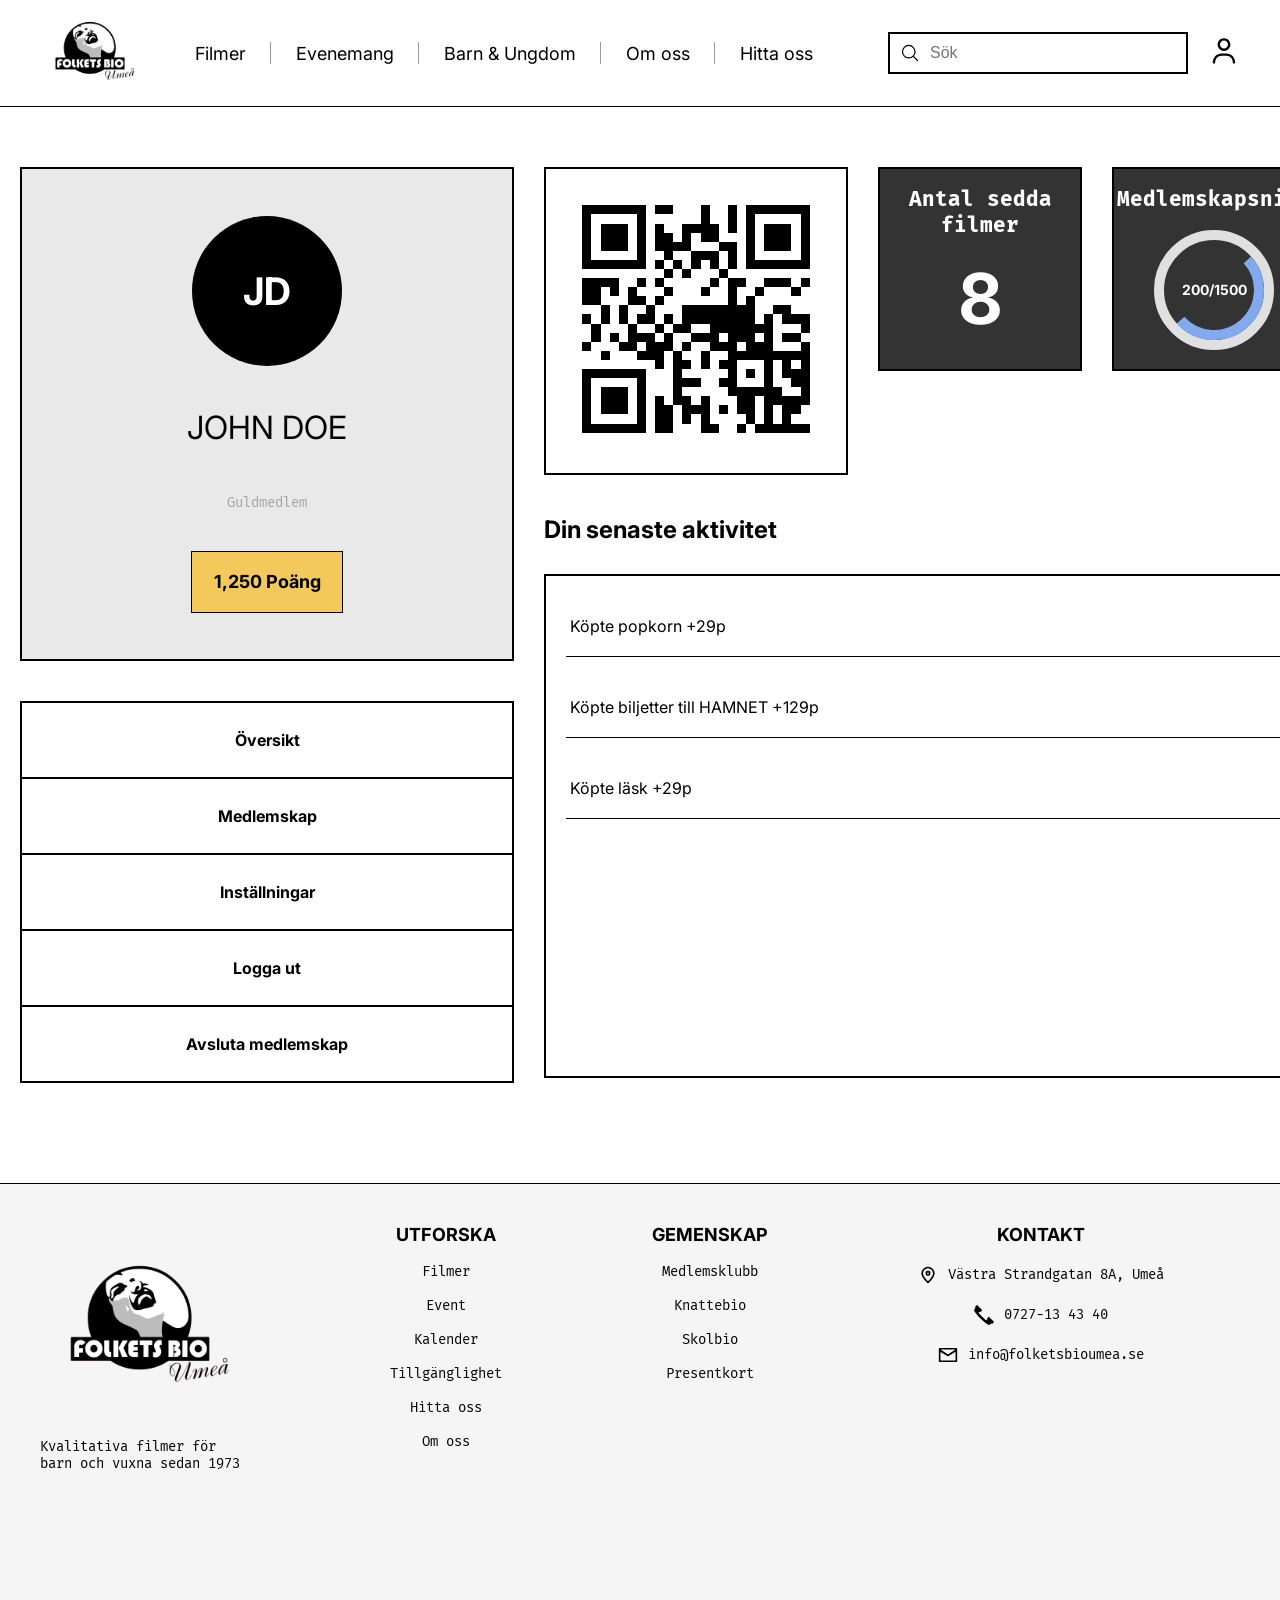
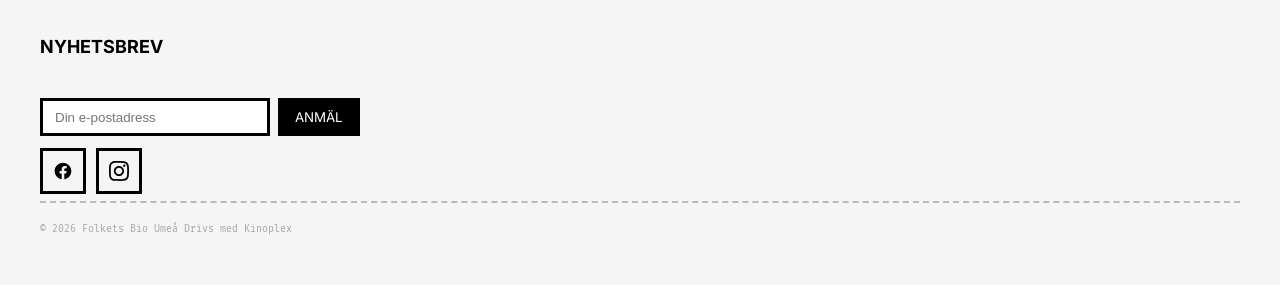
<file: profil.html>
<!DOCTYPE html>
<html lang="sv">
<head>
    <meta charset="UTF-8">
    <meta name="viewport" content="width=device-width, initial-scale=1.0">
    <meta name="description" content="Folkets Bio">
    <title>Folkets Bio</title>
    <link rel="stylesheet" href="css/style.css">
    <script src="script.js" defer></script>
</head>
<body class="profile-page">
    <header>
        <nav class="navbar">

            <div class="nav-left">
                <a href="index.html">
                <img src="images/folketsbio-logga.png" alt="Folkets Bio logga" class="logga-hemsida">
                </a>
            </div>
            
            <ul class="menu">
                <li><a href="filmer.html" class="menu-link">Filmer</a></li>
                <li><a href="event.html" class="menu-link">Evenemang</a></li>
                <li><a href="smafolketsbio.html" class="menu-link">Barn & Ungdom</a></li>
                <li><a href="om-oss.html" class="menu-link">Om oss</a></li>
                <li><a href="hitta-oss.html" class="menu-link">Hitta oss</a></li>
            </ul>
            
            <div class="nav-right">
                <form role="search" class="search-form">
                    <label for="site-search" class="visually-hidden">
                        Sök allt på sidan
                    </label>
                    <input
                        type="search"
                        id="site-search"
                        class="searchbar"
                        placeholder="Sök"
                        >
                </form>

                <a href="profil.html" aria-label="Profil">
                    <img
                        src="images/icons/user-regular-full.svg"
                        class="profilikon"
                        alt="profil"
                        >
                </a>
            
                <div class="hamburger">
                    <span></span>
                    <span></span>
                    <span></span>
                </div>
            </div>
            
        </nav>
    </header>
    <main>
        <section class="main-profile-page">
            <div class="profile-leftrow">
                <div class="profile-box">
                    <div class="profile-avatar">
                        JD
                      </div>
                    <p>JOHN DOE</p>
                    <h6>Guldmedlem</h6>
                    <br>
                    <div class="points-box">
                        <p>1,250 Poäng</p>
                    </div>
                </div>
                <br>
                <br>
                <ul class="profile-buttonlist">
                    <li><button>Översikt</button></li>
                    <li><button>Medlemskap</button></li>
                    <li><button>Inställningar</button></li>
                    <li><button>Logga ut</button></li>
                    <li><button>Avsluta medlemskap</button></li>
                </ul>
                <div class="manual-divider"></div>
            </div>
            <div class="profile-main">
                <div class="main-row">
                    <div class="qr-code">
                        <img src="images/qrKod.svg" class="qr">
                    </div>
                    <div class="movies-watched">
                        <h2>Antal sedda filmer</h2>
                        <p>8</p>
                    </div>
                    <div class="member-level">
                        <h2>Medlemskapsnivå</h2>
                        <div class="circular-ring-wrapper">
                            <div class="circular-ring">
                              <span class="ring-value">200/1500</span>
                            </div>
                        </div>
                    </div>
                </div>
                <br>
                <h2>Din senaste aktivitet</h2>
                <div class="recent-activity">
                    
                    <div class="activity">
                        <p>Köpte popkorn +29p</p>
                    </div>
                    <div class="activity">
                        <p>Köpte biljetter till HAMNET +129p</p>
                    </div>
                    <div class="activity">
                        <p>Köpte läsk +29p</p>
                    </div>
                </div>
            </div>
        </section>
        
    </main>
    <br>
    <br>
    <footer class="site-footer">
        <div class="footer-content">
          <div class="footer-logo">
            <img src="images/folketsbio-logga.png" alt="Folkets Bio" class="footer-logo">
            <p>Kvalitativa filmer för 
                barn och vuxna sedan 1973</p>
          </div>
          <div class="utforska">
            <ul class="footer-links">
                <li class="list-header">UTFORSKA</li>
                <li><a href="filmer.html">Filmer</a></li>
                <li><a href="event.html">Event</a></li>
                <li><a href="kalender.html">Kalender</a></li>
                <li><a href="tillgänglighet.html">Tillgänglighet</a></li>
                <li><a href="hitta-oss.html">Hitta oss</a></li>
                <li><a href="om-oss.html">Om oss</a></li>
            </ul>
          </div>
          <div class="gemenskap">
            <ul class="footer-links">
                <li class="list-header">GEMENSKAP</li>
                <li><a href="">Medlemsklubb</a></li>
                <li><a href="smafolketsbio.html">Knattebio</a></li>
                <li><a href="">Skolbio</a></li>
                <li><a href="">Presentkort</a></li>
            </ul>
          </div>
          <div class="kontakt">
            <ul class="footer-links">
                <li class="list-header">KONTAKT</li>
                <li>
                    <img src="images/icons/location-pin-alt-1-svgrepo-com.svg" class="list-icon">
                    <span>Västra Strandgatan 8A, Umeå</span>
                </li>
                <li>
                    <img src="images/icons/telephone-call-telephone-svgrepo-com.svg" class="list-icon">
                    <span>0727-13 43 40</span>
                </li>
                <li>
                    <img src="images/icons/mail-svgrepo-com.svg" class="list-icon">
                    <span>info@folketsbioumea.se</span>
                </li>
            </ul>
          </div>
          <li class="newsletter">
    
            <span class="newsletter-title">NYHETSBREV</span>
            <br>
            <form
                class="newsletter-form"
                action="mailto:exempel@domän.se"
                method="post"
                enctype="text/plain"
                >
                <label for="newsletter-email" class="visually-hidden">
                    E-postadress
                </label>

                <input
                    type="email"
                    id="newsletter-email"
                    name="email"
                    placeholder="Din e-postadress"
                    class="newsletter-input"
                    required
                >

                <button type="submit" class="newsletter-button">
                    ANMÄL
                </button>
            </form>
        
            <div class="newsletter-icons">
                <div class="newsletter-icons">
                    <a href="https://www.facebook.com/folketsbioumea" class="icon-box"><img src="images/icons/facebook-svgrepo-com.svg" alt="Facebook"></a>
                    <a href="https://www.instagram.com/folketsbioumea" class="icon-box"><img src="images/icons/instagram-167-svgrepo-com.svg" alt="Instagram"></a>
                </div>
            </div>
        
        </li>
        </div>
        <div class="footer-divider"></div>
        <p>© 2026 Folkets Bio Umeå     Drivs med Kinoplex</p>
      </footer>
</body>
</html>
</file>
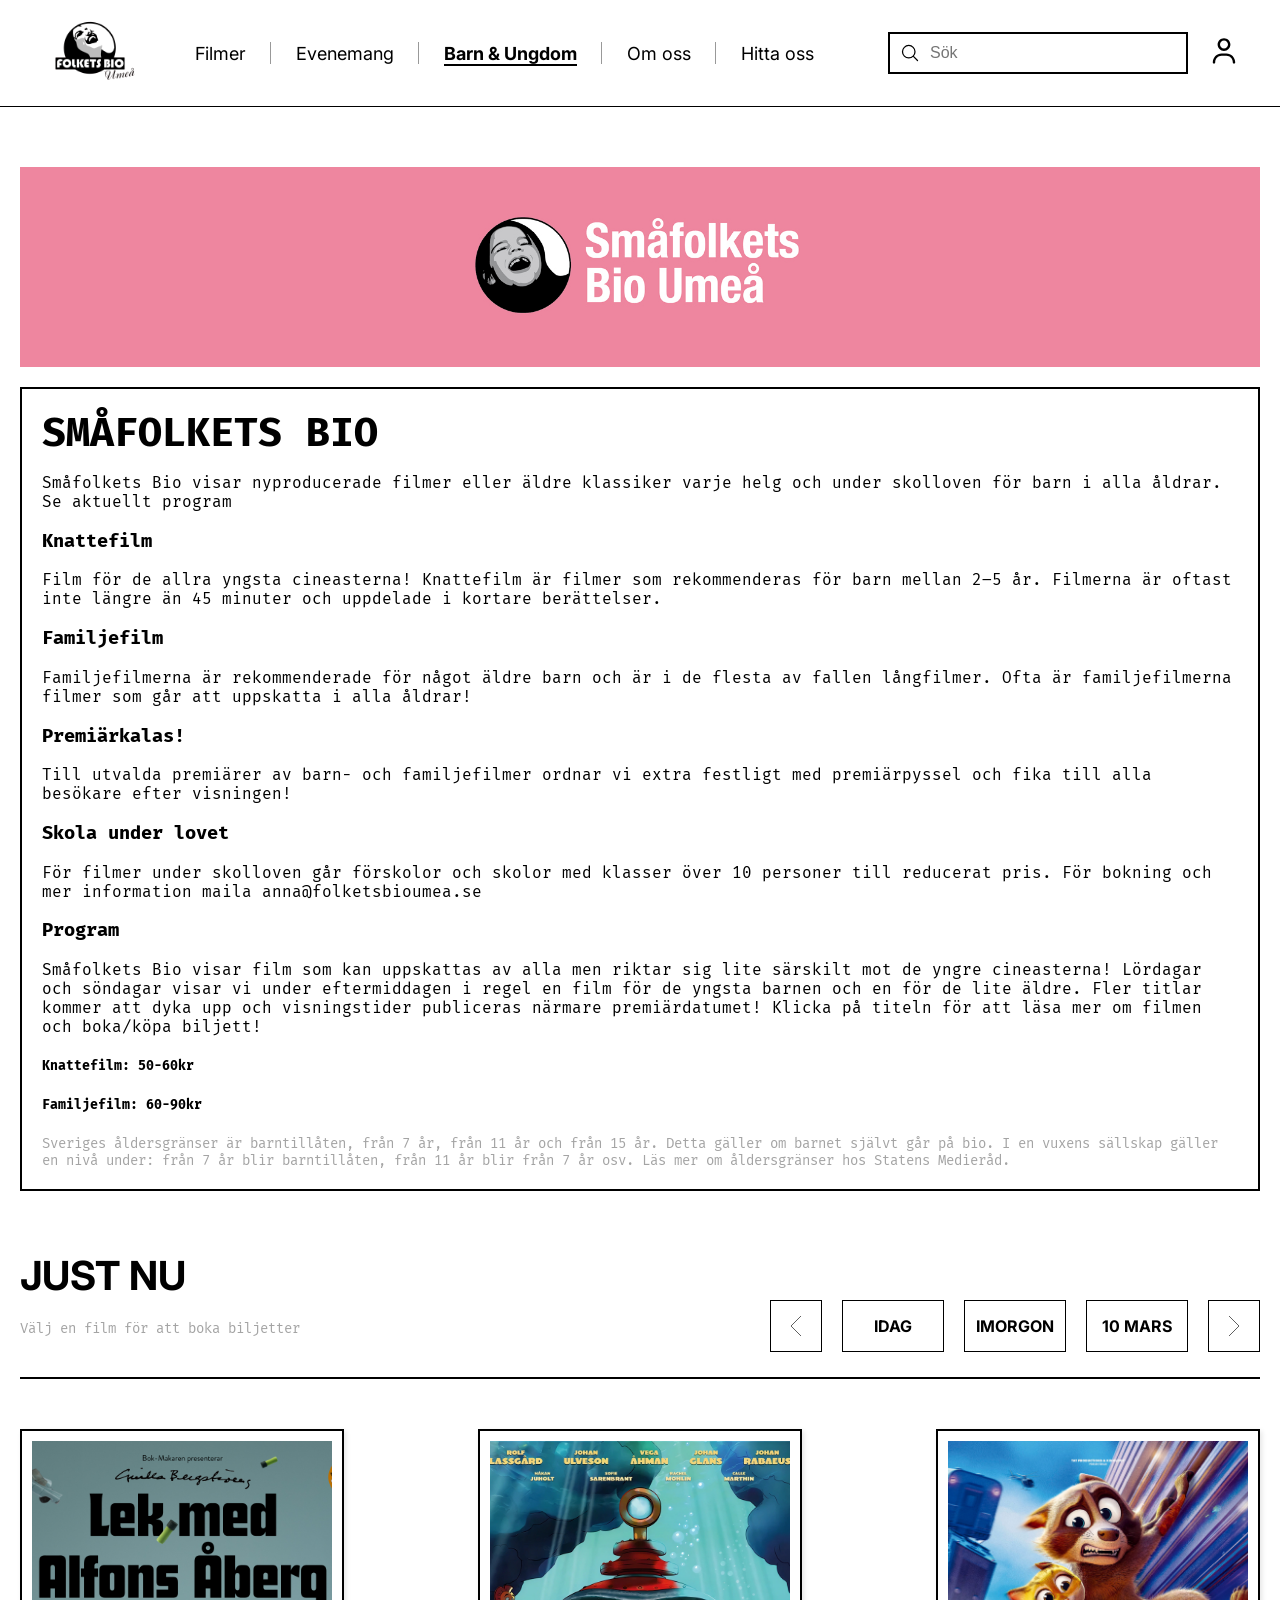
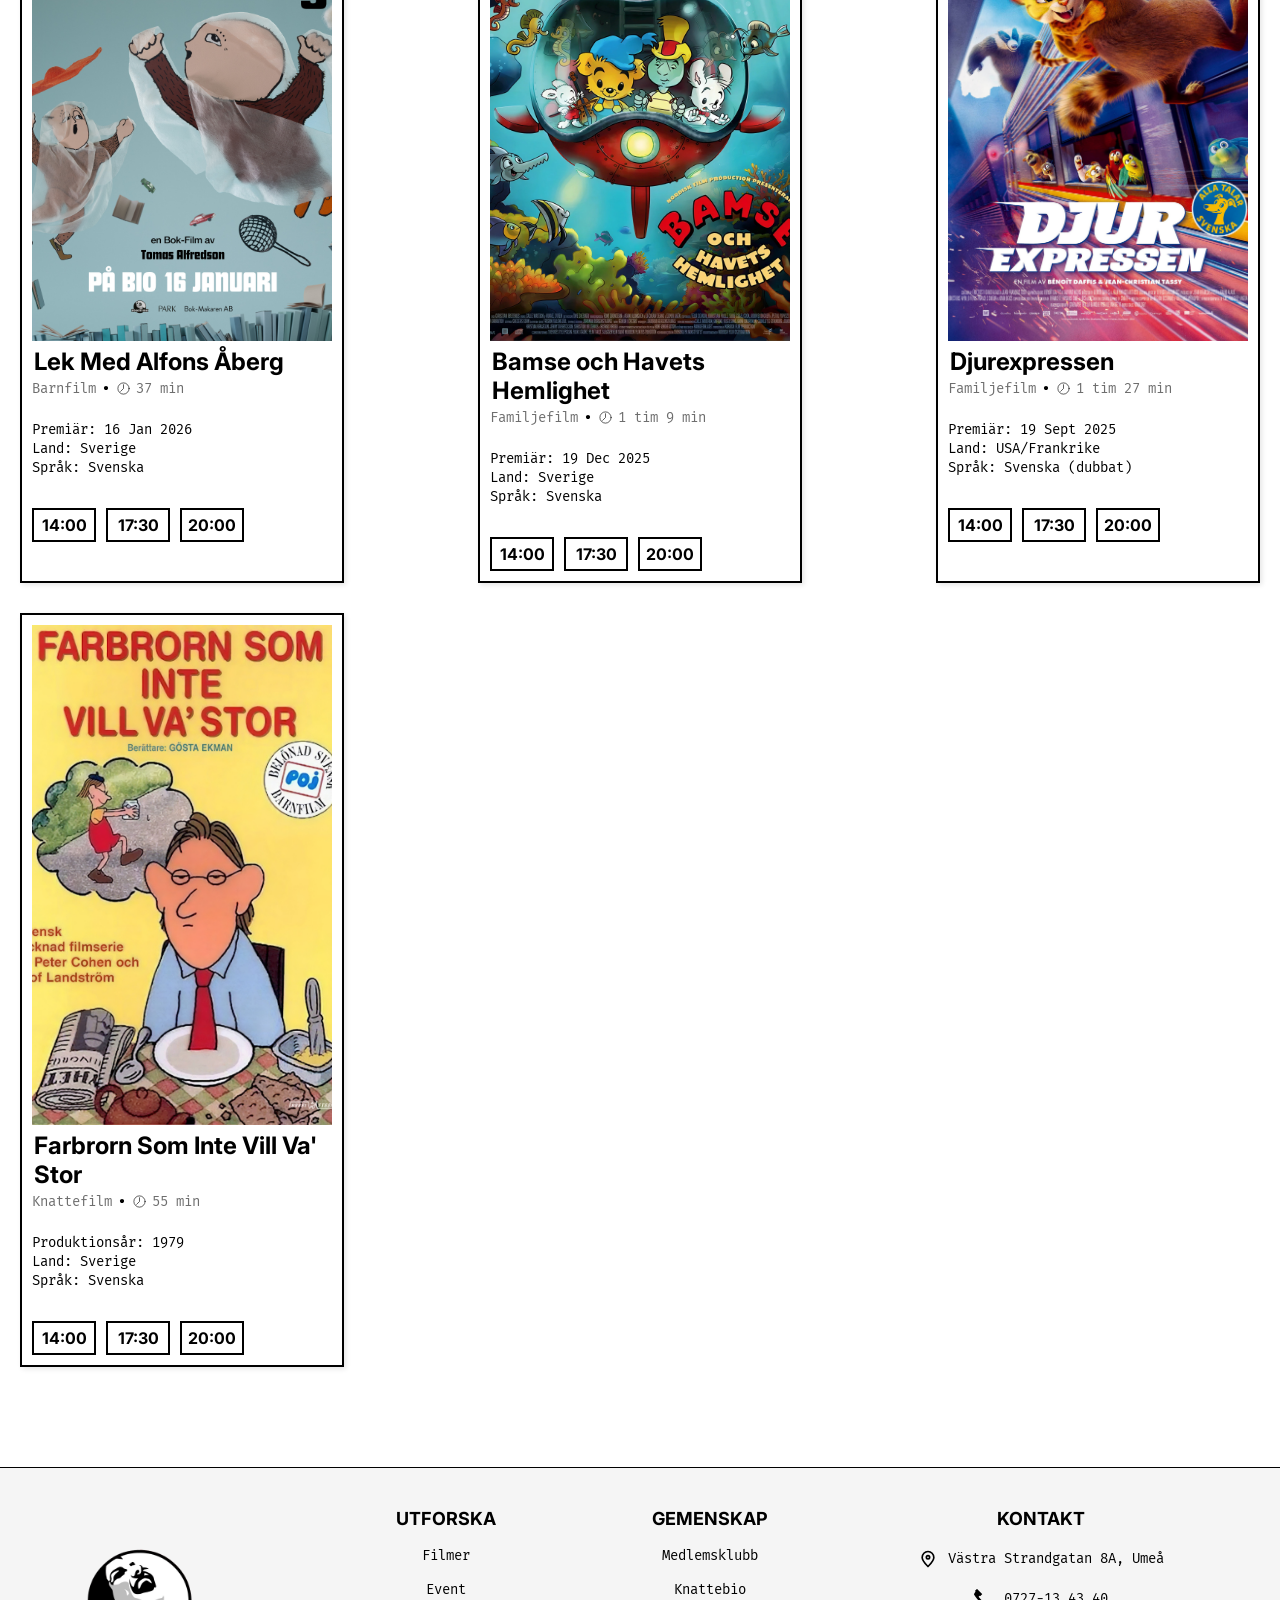
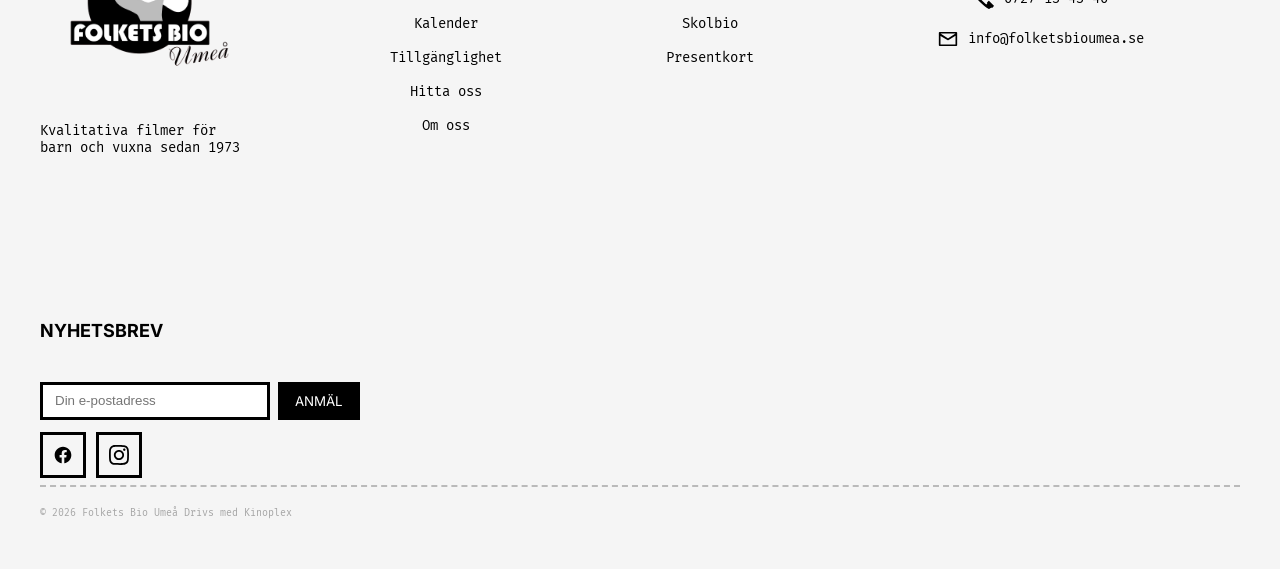
<file: smafolketsbio.html>
<!DOCTYPE html>
<html lang="sv">
<head>
    <meta charset="UTF-8">
    <meta name="viewport" content="width=device-width, initial-scale=1.0">
    <meta name="description" content="Folkets Bio">
    <title>Folkets Bio</title>
    <link rel="stylesheet" href="css/style.css">
    <script src="script.js" defer></script>
</head>
<body class="kids-page">
    <header>
        <nav class="navbar">

            <div class="nav-left">
                <a href="index.html">
                <img src="images/folketsbio-logga.png" alt="Folkets Bio logga" class="logga-hemsida">
                </a>
            </div>
            
            <ul class="menu">
                <li><a href="filmer.html" class="menu-link">Filmer</a></li>
                <li><a href="event.html" class="menu-link">Evenemang</a></li>
                <li><a href="smafolketsbio.html" class="menu-link">Barn & Ungdom</a></li>
                <li><a href="om-oss.html" class="menu-link">Om oss</a></li>
                <li><a href="hitta-oss.html" class="menu-link">Hitta oss</a></li>
            </ul>
            
            <div class="nav-right">
                <form role="search" class="search-form">
                    <label for="site-search" class="visually-hidden">
                        Sök allt på sidan
                    </label>
                    <input
                        type="search"
                        id="site-search"
                        class="searchbar"
                        placeholder="Sök"
                        >
                </form>

                <a href="profil.html" aria-label="Profil">
                    <img
                        src="images/icons/user-regular-full.svg"
                        class="profilikon"
                        alt="profil"
                        >
                </a>
            
                <div class="hamburger">
                    <span></span>
                    <span></span>
                    <span></span>
                </div>
            </div>
            
        </nav>
    </header>

    <main>
        <div class="smafolketsbio-baner">
            <div class="baner">
                <img src="images/smafolketsbio.jpg">
            </div>
        </div>
        <br>
        <div class="smafolketsbio-info">
            <h1>SMÅFOLKETS BIO</h1>
            <p>Småfolkets Bio visar nyproducerade filmer eller äldre klassiker varje helg och under skolloven för barn i alla åldrar. Se aktuellt program</p>
            <h3>Knattefilm</h3>
            <p>Film för de allra yngsta cineasterna! Knattefilm är filmer som rekommenderas för barn mellan 2–5 år. Filmerna är oftast inte längre än 45 minuter och uppdelade i kortare berättelser.</p>
            <h3>Familjefilm</h3>
            <p>Familjefilmerna är rekommenderade för något äldre barn och är i de flesta av fallen långfilmer. Ofta är familjefilmerna filmer som går att uppskatta i alla åldrar!</p>
            <h3>Premiärkalas!</h3>
            <p>Till utvalda premiärer av barn- och familjefilmer ordnar vi extra festligt med premiärpyssel och fika till alla besökare efter visningen!</p>
            <h3>Skola under lovet</h3>
            <p>För filmer under skolloven går förskolor och skolor med klasser över 10 personer till reducerat pris. För bokning och mer information maila anna@folketsbioumea.se</p>
            <h3>Program</h3>
            <p>Småfolkets Bio visar film som kan uppskattas av alla men riktar sig lite särskilt mot de yngre cineasterna! Lördagar och söndagar visar vi under eftermiddagen i regel en film för de yngsta barnen och en för de lite äldre. Fler titlar kommer att dyka upp och visningstider publiceras närmare premiärdatumet! Klicka på titeln för att läsa mer om filmen och boka/köpa biljett!</p>
            <h5>Knattefilm: 50-60kr</h5>
            <h5>Familjefilm: 60-90kr</h5>
            <h6>Sveriges åldersgränser är barntillåten, från 7 år, från 11 år och från 15 år. Detta gäller om barnet självt går på bio. I en vuxens sällskap gäller en nivå under: från 7 år blir barntillåten, från 11 år blir från 7 år osv.

                Läs mer om åldersgränser hos Statens Medieråd.</h6>
        </div>
        <br>
        <br>
        <br>
        <h1>JUST NU</h1>
        <div class="row-over-movies">
            <h6>Välj en film för att boka biljetter</h6>
            <div class="scroll-movies">
                <button class="arrow-box">
                    <img src="images/icons/arrow-left4-svgrepo-com.svg" alt="arrow" class="arrowicon">
                </button>
                <button class="date-box">IDAG</button>
                <button class="date-box">IMORGON</button>
                <button class="date-box">10 MARS</button>
                <button class="arrow-box">
                    <img src="images/icons/arrow-right4-svgrepo-com.svg" alt="arrow" class="arrowicon">
                </button>
            </div>
        </div>
        <br>
        <div class="movie-container">

            <div class="divider"></div>

            <div class="movie-card">
                <img src="images/alfons.jpg" alt="Lek Med Alfons Åberg" class="movie-poster">
                <br>
                <div class="movie-info">
                    <h3>Lek Med Alfons Åberg</h3>
                    <div class="time-genre-row">
                        <p>Barnfilm</p>
                        <img src="images/icons/dot-small-svgrepo-com.svg" class="doticon">
                        <img src="images/icons/clock-0700-svgrepo-com.svg" class="clockicon">
                        <p>37 min</p>
                    </div>
                    <br>
                    <p>Premiär: 16 Jan 2026</p>
                    <p>Land: Sverige</p>
                    <p>Språk: Svenska</p>
                </div>
                <br>
                <div class="showtimes">
                    <button class="showtime"><p>14:00</p></button>
                    <button class="showtime"><p>17:30</p></button>
                    <button class="showtime"><p>20:00</p></button>
                </div>
                
            </div>
        
            <div class="movie-card">
                <img src="images/bamse-och-havets-hemlighet.jpeg" alt="Bamse och Havets Hemlighet" class="movie-poster">
                <br>
                <div class="movie-info">
                    <h3>Bamse och Havets Hemlighet</h3>
                    <div class="time-genre-row">
                        <p>Familjefilm</p>
                        <img src="images/icons/dot-small-svgrepo-com.svg" class="doticon">
                        <img src="images/icons/clock-0700-svgrepo-com.svg" class="clockicon">
                        <p>1 tim 9 min</p>
                    </div>
                    <br>
                    <p>Premiär: 19 Dec 2025</p>
                    <p>Land: Sverige</p>
                    <p>Språk: Svenska</p>
                </div>
                <br>
                <div class="showtimes">
                    <button class="showtime"><p>14:00</p></button>
                    <button class="showtime"><p>17:30</p></button>
                    <button class="showtime"><p>20:00</p></button>
                </div>
            </div>
        
            <div class="movie-card">
                <img src="images/djurexpressen.jpg" alt="Djurexpressen" class="movie-poster">
                <br>
                <div class="movie-info">
                    <h3>Djurexpressen</h3>
                    <div class="time-genre-row">
                        <p>Familjefilm</p>
                        <img src="images/icons/dot-small-svgrepo-com.svg" class="doticon">
                        <img src="images/icons/clock-0700-svgrepo-com.svg" class="clockicon">
                        <p>1 tim 27 min</p>
                    </div>
                    <br>
                    <p>Premiär: 19 Sept 2025</p>
                    <p>Land: USA/Frankrike</p>
                    <p>Språk: Svenska (dubbat)</p>
                </div>
                <br>
                <div class="showtimes">
                    <button class="showtime"><p>14:00</p></button>
                    <button class="showtime"><p>17:30</p></button>
                    <button class="showtime"><p>20:00</p></button>
                </div>
            </div>
        
            <div class="movie-card">
                <img src="images/farbrorn.jpeg" alt="Farbrorn Som Inte Vill Va' Stor" class="movie-poster">
                <br>
                <div class="movie-info">
                    <h3>Farbrorn Som Inte Vill Va' Stor</h3>
                    <div class="time-genre-row">
                        <p>Knattefilm</p>
                        <img src="images/icons/dot-small-svgrepo-com.svg" class="doticon">
                        <img src="images/icons/clock-0700-svgrepo-com.svg" class="clockicon">
                        <p>55 min</p>
                    </div>
                    <br>
                    <p>Produktionsår: 1979</p>
                    <p>Land: Sverige</p>
                    <p>Språk: Svenska</p>
                </div>
                <br>
                <div class="showtimes">
                    <button class="showtime"><p>14:00</p></button>
                    <button class="showtime"><p>17:30</p></button>
                    <button class="showtime"><p>20:00</p></button>
                </div>
            </div>
        </div>
    </main>

    <br>
    <br>
    <footer class="site-footer">
        <div class="footer-content">
          <div class="footer-logo">
            <img src="images/folketsbio-logga.png" alt="Folkets Bio" class="footer-logo">
            <p>Kvalitativa filmer för 
                barn och vuxna sedan 1973</p>
          </div>
          <div class="utforska">
            <ul class="footer-links">
                <li class="list-header">UTFORSKA</li>
                <li><a href="filmer.html">Filmer</a></li>
                <li><a href="event.html">Event</a></li>
                <li><a href="kalender.html">Kalender</a></li>
                <li><a href="tillgänglighet.html">Tillgänglighet</a></li>
                <li><a href="hitta-oss.html">Hitta oss</a></li>
                <li><a href="om-oss.html">Om oss</a></li>
            </ul>
          </div>
          <div class="gemenskap">
            <ul class="footer-links">
                <li class="list-header">GEMENSKAP</li>
                <li><a href="">Medlemsklubb</a></li>
                <li><a href="smafolketsbio.html">Knattebio</a></li>
                <li><a href="">Skolbio</a></li>
                <li><a href="">Presentkort</a></li>
            </ul>
          </div>
          <div class="kontakt">
            <ul class="footer-links">
                <li class="list-header">KONTAKT</li>
                <li>
                    <img src="images/icons/location-pin-alt-1-svgrepo-com.svg" class="list-icon">
                    <span>Västra Strandgatan 8A, Umeå</span>
                </li>
                <li>
                    <img src="images/icons/telephone-call-telephone-svgrepo-com.svg" class="list-icon">
                    <span>0727-13 43 40</span>
                </li>
                <li>
                    <img src="images/icons/mail-svgrepo-com.svg" class="list-icon">
                    <span>info@folketsbioumea.se</span>
                </li>
            </ul>
          </div>
          <li class="newsletter">
    
            <span class="newsletter-title">NYHETSBREV</span>
            <br>
            <form
                class="newsletter-form"
                action="mailto:exempel@domän.se"
                method="post"
                enctype="text/plain"
                >
                <label for="newsletter-email" class="visually-hidden">
                    E-postadress
                </label>

                <input
                    type="email"
                    id="newsletter-email"
                    name="email"
                    placeholder="Din e-postadress"
                    class="newsletter-input"
                    required
                >

                <button type="submit" class="newsletter-button">
                    ANMÄL
                </button>
            </form>
        
            <div class="newsletter-icons">
                <div class="newsletter-icons">
                    <a href="https://www.facebook.com/folketsbioumea" class="icon-box"><img src="images/icons/facebook-svgrepo-com.svg" alt="Facebook"></a>
                    <a href="https://www.instagram.com/folketsbioumea" class="icon-box"><img src="images/icons/instagram-167-svgrepo-com.svg" alt="Instagram"></a>
                </div>
            </div>
        
        </li>
        </div>
        <div class="footer-divider"></div>
        <p>© 2026 Folkets Bio Umeå     Drivs med Kinoplex</p>
      </footer>
</body>
</html>
</file>
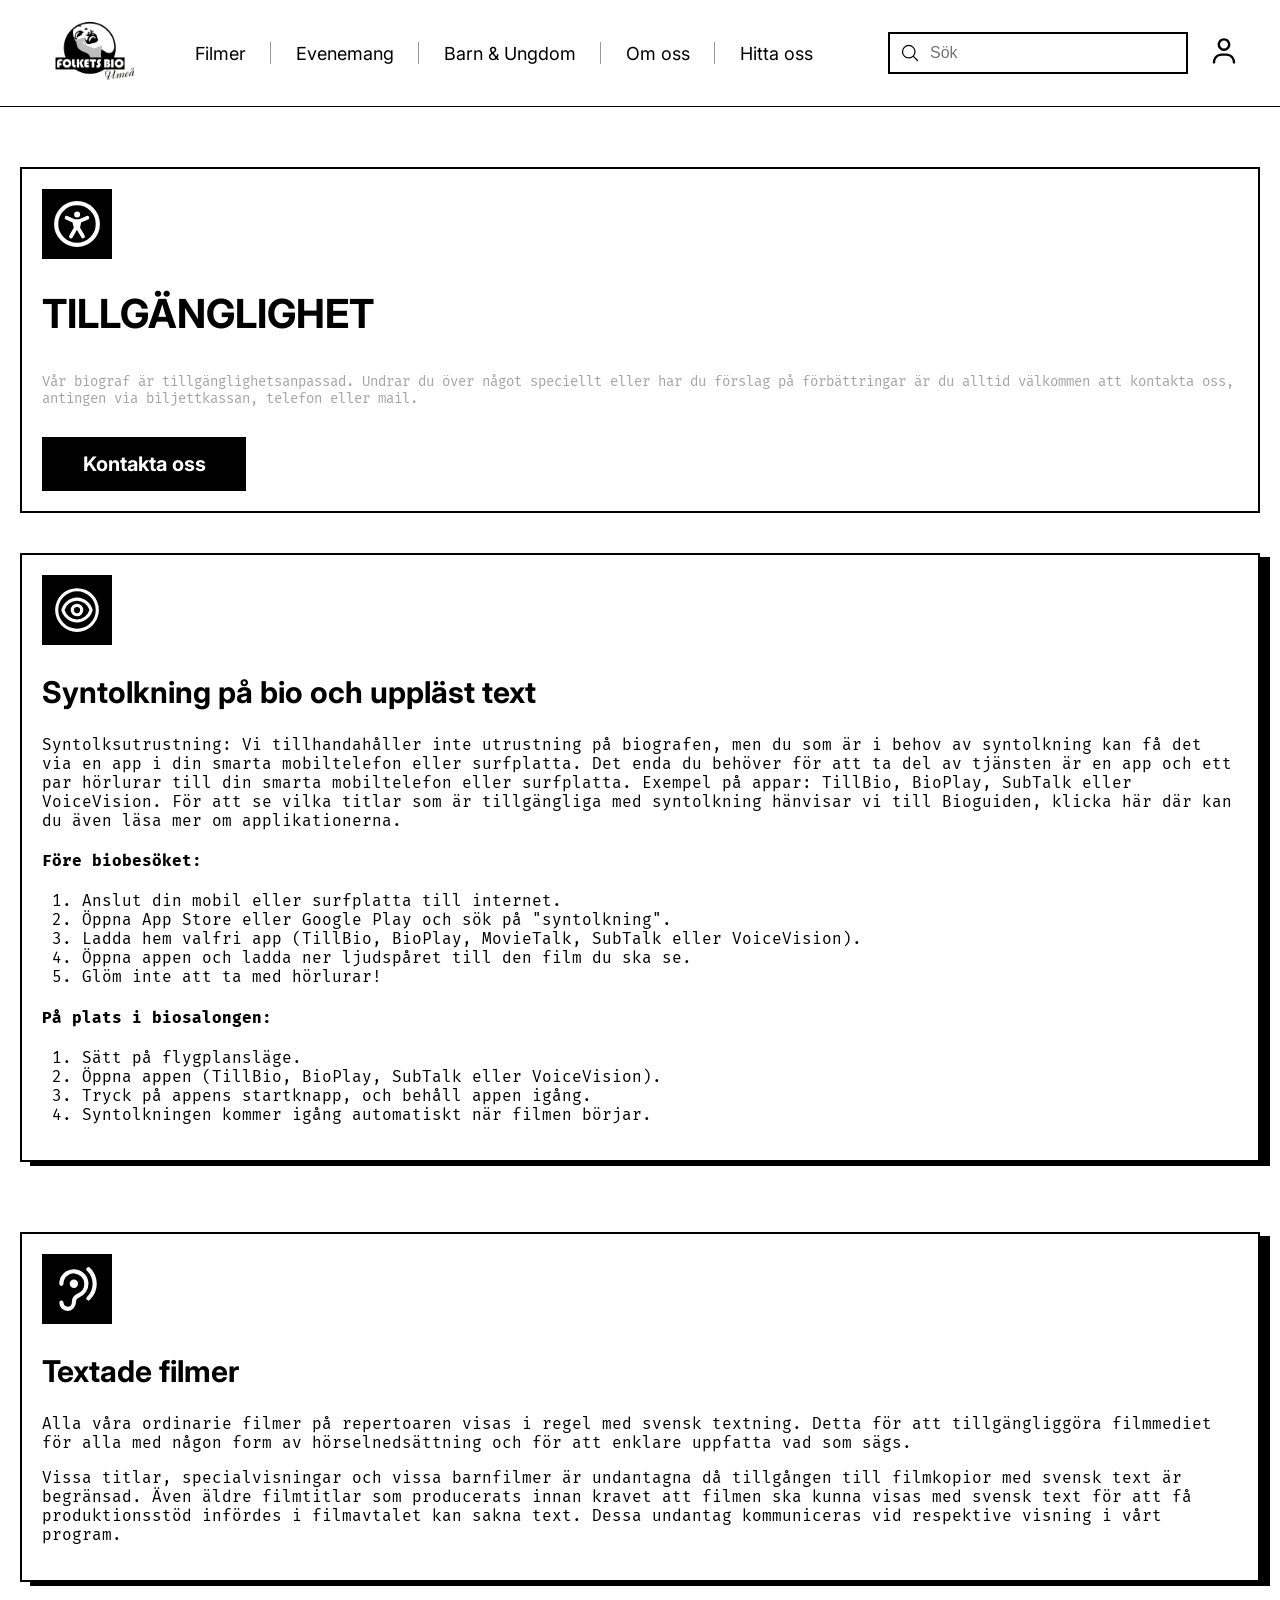
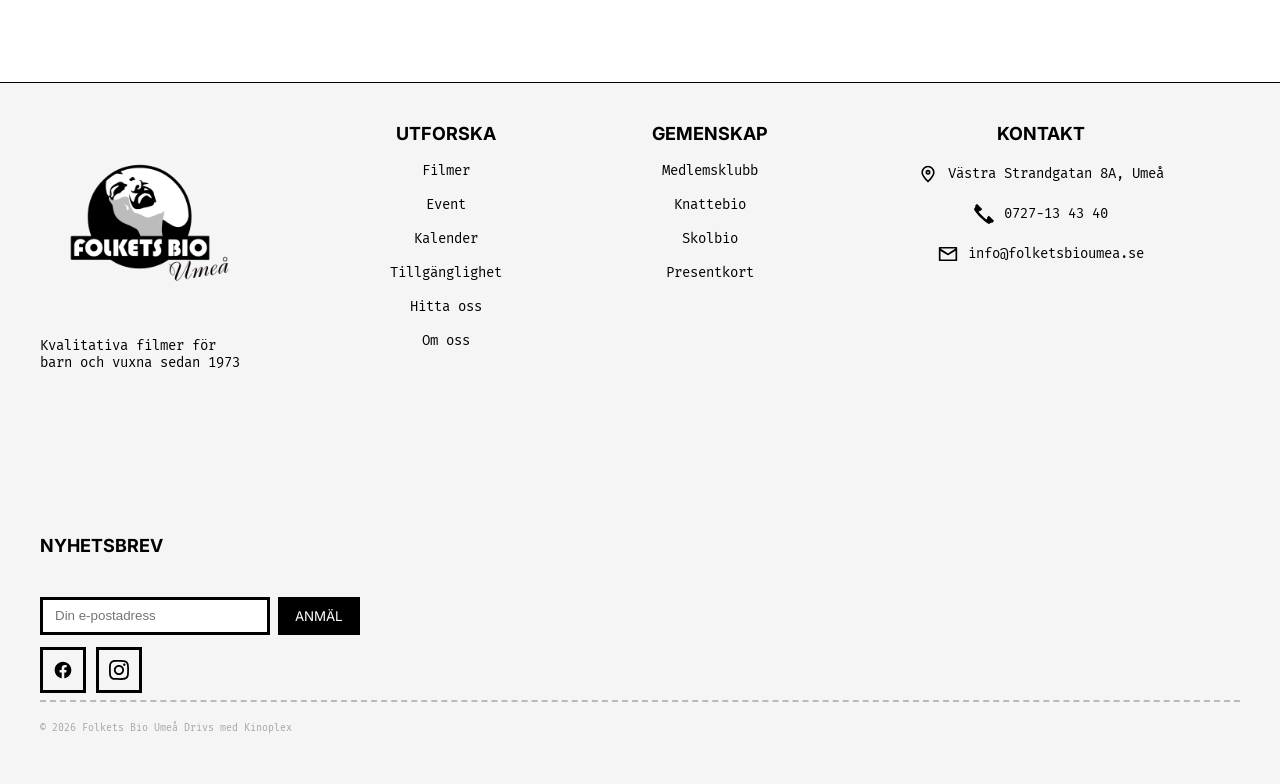
<file: tillgänglighet.html>
<!DOCTYPE html>
<html lang="sv">
<head>
    <meta charset="UTF-8">
    <meta name="viewport" content="width=device-width, initial-scale=1.0">
    <meta name="description" content="Folkets Bio">
    <title>Folkets Bio</title>
    <link rel="stylesheet" href="css/style.css">
    <script src="script.js" defer></script>
</head>
<body class="accessibility-page">
    <header>
        <nav class="navbar">

            <div class="nav-left">
                <a href="index.html">
                <img src="images/folketsbio-logga.png" alt="Folkets Bio logga" class="logga-hemsida">
                </a>
            </div>
            
            <ul class="menu">
                <li><a href="filmer.html" class="menu-link">Filmer</a></li>
                <li><a href="event.html" class="menu-link">Evenemang</a></li>
                <li><a href="smafolketsbio.html" class="menu-link">Barn & Ungdom</a></li>
                <li><a href="om-oss.html" class="menu-link">Om oss</a></li>
                <li><a href="hitta-oss.html" class="menu-link">Hitta oss</a></li>
            </ul>
            
            <div class="nav-right">
                <form role="search" class="search-form">
                    <label for="site-search" class="visually-hidden">
                        Sök allt på sidan
                    </label>
                    <input
                        type="search"
                        id="site-search"
                        class="searchbar"
                        placeholder="Sök"
                        >
                </form>

                <a href="profil.html" aria-label="Profil">
                    <img
                        src="images/icons/user-regular-full.svg"
                        class="profilikon"
                        alt="profil"
                        >
                </a>
            
                <div class="hamburger">
                    <span></span>
                    <span></span>
                    <span></span>
                </div>
            </div>
            
        </nav>
    </header>
    <main>
        <div class="accessibility-header">
            <img src="images/icons/accessibility-outlined-svgrepo-com.svg" class="access-icon">
            <h1>TILLGÄNGLIGHET</h1>
            <h6>Vår biograf är tillgänglighetsanpassad. Undrar du över något speciellt eller har du förslag på förbättringar är du alltid välkommen att kontakta oss, antingen via biljettkassan, telefon eller mail.</h6>
            <a href="hitta-oss.html" class="find-us-button">Kontakta oss</a>
        </div>
        <br>
        <br>
        <div class="accessibility-content">
            <div class="accessibility-box">
                <img src="images/icons/accessibility-color-svgrepo-com.svg" class="access-icon">
                <h2>Syntolkning på bio och uppläst text</h2>
                <p>Syntolksutrustning: Vi tillhandahåller inte utrustning på biografen, men du som är i behov av syntolkning kan få det via en app i din smarta mobiltelefon eller surfplatta. Det enda du behöver för att ta del av tjänsten är en app och ett par hörlurar till din smarta mobiltelefon eller surfplatta. Exempel på appar: TillBio, BioPlay, SubTalk eller VoiceVision. För att se vilka titlar som är tillgängliga med syntolkning hänvisar vi till Bioguiden, klicka här där kan du även läsa mer om applikationerna. </p>
                <h4>Före biobesöket:</h4>
                <ol class="ad-list">
                    <li>Anslut din mobil eller surfplatta till internet.</li>
                    <li>Öppna App Store eller Google Play och sök på "syntolkning".</li>
                    <li>Ladda hem valfri app (TillBio, BioPlay, MovieTalk, SubTalk eller VoiceVision).</li>
                    <li>Öppna appen och ladda ner ljudspåret till den film du ska se.</li>
                    <li>Glöm inte att ta med hörlurar!</li>
                </ol>
                <h4>På plats i biosalongen:</h4>
                <ol class="access-list">
                    <li>Sätt på flygplansläge.</li>
                    <li>Öppna appen (TillBio, BioPlay, SubTalk eller VoiceVision).</li>
                    <li>Tryck på appens startknapp, och behåll appen igång.</li>
                    <li>Syntolkningen kommer igång automatiskt när filmen börjar.</li>
                </ol>
            </div>
            <div class="accessibility-box">
                <img src="images/icons/accessibility-hearing-svgrepo-com.svg" class="access-icon">
                <h2>Textade filmer</h2>
                <p>
                    Alla våra ordinarie filmer på repertoaren visas i regel med svensk textning. Detta för att tillgängliggöra filmmediet för alla med någon form av hörselnedsättning och för att enklare uppfatta vad som sägs.   
                </p>
                <p>
                    Vissa titlar, specialvisningar och vissa barnfilmer är undantagna då tillgången till filmkopior med svensk text är begränsad.  Även äldre filmtitlar som producerats innan kravet att filmen ska kunna visas med svensk text för att få produktionsstöd infördes i filmavtalet kan sakna text. Dessa undantag kommuniceras vid respektive visning i vårt program. 
                </p>
            </div>
        </div>
    </main>
    <br>
    <br>
    <footer class="site-footer">
        <div class="footer-content">
          <div class="footer-logo">
            <img src="images/folketsbio-logga.png" alt="Folkets Bio" class="footer-logo">
            <p>Kvalitativa filmer för 
                barn och vuxna sedan 1973</p>
          </div>
          <div class="utforska">
            <ul class="footer-links">
                <li class="list-header">UTFORSKA</li>
                <li><a href="filmer.html">Filmer</a></li>
                <li><a href="event.html">Event</a></li>
                <li><a href="kalender.html">Kalender</a></li>
                <li><a href="tillgänglighet.html">Tillgänglighet</a></li>
                <li><a href="hitta-oss.html">Hitta oss</a></li>
                <li><a href="om-oss.html">Om oss</a></li>
            </ul>
          </div>
          <div class="gemenskap">
            <ul class="footer-links">
                <li class="list-header">GEMENSKAP</li>
                <li><a href="">Medlemsklubb</a></li>
                <li><a href="smafolketsbio.html">Knattebio</a></li>
                <li><a href="">Skolbio</a></li>
                <li><a href="">Presentkort</a></li>
            </ul>
          </div>
          <div class="kontakt">
            <ul class="footer-links">
                <li class="list-header">KONTAKT</li>
                <li>
                    <img src="images/icons/location-pin-alt-1-svgrepo-com.svg" class="list-icon">
                    <span>Västra Strandgatan 8A, Umeå</span>
                </li>
                <li>
                    <img src="images/icons/telephone-call-telephone-svgrepo-com.svg" class="list-icon">
                    <span>0727-13 43 40</span>
                </li>
                <li>
                    <img src="images/icons/mail-svgrepo-com.svg" class="list-icon">
                    <span>info@folketsbioumea.se</span>
                </li>
            </ul>
          </div>
          <li class="newsletter">
    
            <span class="newsletter-title">NYHETSBREV</span>
            <br>
            <form
                class="newsletter-form"
                action="mailto:exempel@domän.se"
                method="post"
                enctype="text/plain"
                >
                <label for="newsletter-email" class="visually-hidden">
                    E-postadress
                </label>

                <input
                    type="email"
                    id="newsletter-email"
                    name="email"
                    placeholder="Din e-postadress"
                    class="newsletter-input"
                    required
                >

                <button type="submit" class="newsletter-button">
                    ANMÄL
                </button>
            </form>
        
            <div class="newsletter-icons">
                <div class="newsletter-icons">
                    <a href="https://www.facebook.com/folketsbioumea" class="icon-box"><img src="images/icons/facebook-svgrepo-com.svg" alt="Facebook"></a>
                    <a href="https://www.instagram.com/folketsbioumea" class="icon-box"><img src="images/icons/instagram-167-svgrepo-com.svg" alt="Instagram"></a>
                </div>
            </div>
        
        </li>
        </div>
        <div class="footer-divider"></div>
        <p>© 2026 Folkets Bio Umeå     Drivs med Kinoplex</p>
      </footer>
</body>
</html>
</file>
<file: css/style.css>
@import url('https://fonts.googleapis.com/css2?family=Fira+Mono:wght@400;500;700&display=swap');

@import url('https://fonts.googleapis.com/css2?family=Inter:wght@400;700&display=swap');

body{
    margin: 0;
    font-family: 'Inter', sans-serif;
    padding: 0;
    width: 100%;
    overflow-x: hidden;
    box-sizing: border-box;
    transition: background-color 0.3s ease, color 0.3s ease;
}

header {
    border-bottom: 1px solid #000;
    position: sticky;
    top: 0;
    z-index: 1000;
    background-color: #fff;
    padding: 0;
}
  
.navbar {
    display: flex;
    flex-wrap: nowrap;
    align-items: center;
    justify-content: space-between;
    padding: 1px 40px;
    gap: 20px;
}
    
.nav-left{
    flex: 1 1 auto;
    min-width: 0;
}

.menu{
    display:flex;
    gap:50px;
    list-style:none;
    margin:0;
    padding:0;
    justify-content:center;
    flex: 1 1 auto;
    min-width: 0;
}

.hamburger {
    display: none;
    cursor: pointer;
    width: 40px;
    height: 30px;
    flex-shrink: 0;
}

.nav-right{
    flex: 1 1 auto;
    min-width: 0;
    display:flex;
    justify-content:flex-end;
    align-items:center;
    gap:20px;
}

.visually-hidden {
    position: absolute;
    width: 1px;
    height: 1px;
    padding: 0;
    margin: -1px;
    overflow: hidden;
    clip: rect(0, 0, 0, 0);
    white-space: nowrap;
    border: 0;
}

.menu a {
    text-decoration: none;
    color: #000;
    font-weight: thin;
    font-size: 18px;
}


.menu li {
    position: relative;
}
.menu li::after {
    content: "";
    position: absolute;
    right: -25px;
    top: 50%;
    transform: translateY(-50%);
    width: 1px;
    height: 22px;
    background-color: #000;
    opacity: 0.4;
}
.menu li:last-child::after {
    display: none;
}

.menu-link.active {
    border-bottom: 2px solid #000;
    font-weight: bold;
}

.profilikon {
    width: 32px;
    height: auto;
}
.profilikon:hover {
    transform: scale(1.05);
    transition: 0.2s ease;
}
  
.menu a:hover {
    text-decoration: underline;
}
.submenu {
    display: none;
    position: absolute;
    top: 150%;
    left: 50%;
    transform: translateX(-50%);
    width: 200px;
    background-color: #fff;

    border: 1px solid #000;
    padding: 0;
    box-sizing: border-box;
    list-style: none;
    z-index: 1000;
}
.submenu li {
    padding: 12px 20px;
    white-space: nowrap;
    border-bottom: 2px solid #000;
}

.submenu li a {
    text-decoration: none;
    color: #000;
    display: block;
}
.submenu li:last-child {
    border-bottom: none;
}
.submenu li:hover {
    background-color: #000;
    transition: 0.5s;
}
.submenu li::after {
    display: none !important;
}
.submenu li:hover a {
    color: #fff;
}
.dropdown {
    position: relative;
    display: inline-block;
}
.dropdown-toggle::after {
    content: " ▼";
    font-size: 10px;
}
.cinema .submenu {
    background-color: #111;
    border: 1px solid #fff;
}

.cinema .submenu li a {
    color: #fff;
}

.cinema .submenu li:hover {
    background-color: #fff;
}

.cinema .submenu li:hover a {
    color: #000;
}
.cinema-btn {
    all: unset;
    cursor: pointer;
    display: flex;
    align-items: center;
    justify-content: center;
}
.cinema-btn:hover {
    transform: scale(1.05);
    transition: 0.2s ease;
}

.cinema-btn img {
    width: 34px;
    height: 34px;
    display: block;
}
.cinema .cinema-btn img {
    filter: brightness(0) invert(1);
}

.cinema {
    background-color: #111;
    color: #f1f1f1;
}
.cinema .hamburger span {
    background-color: #fff;
}
.cinema header,
.cinema footer {
    background-color: #1a1a1a;
    color: white;
    border-color: #444;
}
.cinema .menu li::after {
    background-color: #fff;
    opacity: 0.6;
}
.cinema .divider {
    background-color: #222;
}
.cinema .hero-text {
    background-color: #1e1e1e;
    color: white;
}
.cinema .movie-card {
    background-color: #1e1e1e;
    color: white;
    border-color: #444;
}
.cinema button {
    background-color: #222;
    color: white;
    border: 2px solid white;
}
.cinema .menu-link {
    color: white;
}
.cinema .time-genre-row p {
    color: white;
}
.cinema .showtimes .showtime {
    background-color: #222;
    color: white;
    border: 2px solid white;
}
.cinema .showtimes .showtime:hover {
    background-color: white;
    color: black;
}
.cinema .arrowicon,
.cinema .infoicon,
.cinema .doticon,
.cinema .profilikon,
.cinema .list-icon,
.cinema .icon-box,
.cinema .clockicon {
    filter: brightness(0) invert(1);
}
.cinema .footer-links a {
    color: #ddd;
    text-decoration: none;
}

.cinema .footer-links a:hover {
    color: white;
    text-decoration: underline;
}

.logga-hemsida {
    width: auto;
    height: 100px;
    flex-shrink: 1;
}

.searchbar{
    padding:10px 20px 10px 40px;
    flex-shrink: 1;
    width: 300px;
    border:2px solid #000;
    outline: none;
    font-size:16px;
    margin-left:20px;
    min-width: 120px;
    transition: all 0.2s ease;
    background-image: url('data:image/svg+xml;utf8,<svg xmlns="http://www.w3.org/2000/svg" fill="none" viewBox="0 0 24 24" stroke-width="1.5" stroke="currentColor" class="size-6"><path stroke-linecap="round" stroke-linejoin="round" d="m21 21-5.197-5.197m0 0A7.5 7.5 0 1 0 5.196 5.196a7.5 7.5 0 0 0 10.607 10.607Z" /></svg>');
    background-size: 20px 20px;
    background-repeat: no-repeat;
    background-position: 10px center;
}
.searchbar:focus {
    border-color: #005fa3;
    box-shadow: 0 0 5px rgba(0,123,255,0.5);
}

.hero {
    display: flex;
    gap: 0px;
    align-items: stretch;
    box-sizing: border-box;
}
  
.hero-video {
    flex: 0 0 65%;
}

.hero-video video {
    max-width: 100%;
    width: 100%;
    height: 100%;
    object-fit: cover;
}
video::cue {
    font-family: Arial, sans-serif;
    font-size: 1.6rem;
    color: #ffffff;
    background: rgba(0, 0, 0, 0.8);
    padding: 6px 10px;
    border-radius: 6px;
    line-height: 1.4;
  }

.top-row {
    display: flex;
}

.newmoviebox {
    border: 1px solid #000;
    width: 100px;
    height: 40px;
    display: flex;
    align-items: center;
    justify-content: center;
    background-color: #000;
}

.newmoviebox p {
    color: #fff;
    font-style: italic;
    font-weight: bold;
    font-size: 12px;
    letter-spacing: 3px;
}

.rating {
    display: flex;
    align-items: center;
    justify-content: center;
    margin-left: auto;
}

.rating-icon {
    border: 2px solid #000;
    width: 40px;
    height: 40px;
    object-fit: cover;
    background-color: #fff;
}

.rating-text {
    display: flex;
    justify-content: center;
    align-items: center;
    margin: 0;
    background-color: #000;
    border: 2px solid #000;
    width: 40px;
    height: 40px;
    color: #fff;
    font-weight: bold;
    font-size: 18px;
}

.hero-text {
    flex: 0 0 35%;
    padding: 20px 20px;
    box-sizing: border-box;
    border: 1px solid black;
    background-color: white;
    min-height: 450px;
    max-width: 100%;
    width: 100%;
}

.hero-text h1 {
    font-size: 72px;
    
    letter-spacing: 4px;
    line-height: 0.95;
}

.hero-text h5 {
    font-weight: bold;
    font-size: 20px;
}

.movie-description {
    font-family: "Fira Mono", monospace;
}
.movie-description p {
    font-size: 15px;
    line-height: 1.6;
    opacity: 0.85;
}

.divider-herotext {
    flex-basis: 100%;
    height: 2px;
    margin: 5px 0 20px 0;
    opacity: 0.5;
    border-bottom: 2px dashed gray;
}

.hero-info {
    display: flex;
    justify-content: space-between;
    align-items: center;
    padding: 10px;
    font-family: "Fira Mono", monospace;
}

.button-row {
    display: flex;
    margin-top: auto;
}

.buy-button {
    all: unset;
    cursor: pointer;
    border: 2px solid #000;
    display: flex;
    width: 400px;
    height: 70px;
    align-items: center;
    justify-content: center;
    background-color: #000;
    color: #fff;
    font-size: 25px;
    font-weight: bold;
}
.info-button {
    all: unset;
    cursor: pointer;
    display: flex;
    justify-content: center;
    align-items: center;
    background-color: #fff;
    border: 2px solid #000;
    width: 70px;
    height: 70px;
    margin-left: auto;
}
.info-button .infoicon {
    width: 40px;
    height: 40px;
}
.info-button:hover {
    transform: scale(1.05);
    transition: 0.2s ease;
}

.buy-button:hover {
    background-color: #fff;
    color: #000;
    transition: 0.5s;
}

.buy-button:focus-visible {
    outline: 2px solid #005fa3;
    outline-offset: 2px;
}

main {
    margin: 40px auto;
    padding: 20px 20px;
    max-width: 1500px;
}

main h1 {
    margin: 0;
    font-size: 40px;
    font-weight: bold;
}
main h6 {
    margin: 5px 0 0 0;
    font-size: 14px;
    font-family: "Fira Mono", monospace;
    color: rgb(164, 164, 164);
    font-weight: lighter;
}

img {
    max-width: 100%;
    height: auto;
}

.row-over-movies {
    display: flex;
    justify-content: space-between;
    align-items: center;
}

.scroll-movies {
    display: flex;
    gap: 20px;
}

.arrow-box {
    all: unset;
    cursor: pointer;
    border: 1px solid #000;
    height: 50px;
    width: 50px;
    display: flex;
    align-items: center;
    justify-content: center;
}
.arrow-box .arrowicon {
    height: 40px;
    width: 40px;
    object-fit: contain;
}

.date-box {
    all: unset;
    cursor: pointer;
    border: 1px solid #000;
    height: 50px;
    width: 100px;
    display: flex;
    justify-content: center;
    align-items: center;
    font-weight: bold;
}

.arrow-box:hover {
    background-color: #000;
    color: #fff;
    transition: 0.5s;
}
.arrow-box:hover .arrowicon {
    filter: brightness(0) invert(1);
}
.arrow-box:focus-visible {
    outline: 2px solid #005fa3;
    outline-offset: 2px;
}
.date-box:hover {
    background-color: #000;
    color: #fff;
    transition: 0.5s;
}
.date-box:focus-visible {
    outline: 2px solid #005fa3;
    outline-offset: 2px;
}

.divider {
    flex-basis: 100%;
    height: 2px;
    background-color: #000;
    margin: 5px 0 20px 0;
}

.movie-container-onerow {
    width: 100%;
    overflow: hidden;
    box-sizing: border-box;
}
.movie-container-onerow .movie-scroll {
    display: flex;
    flex-wrap: nowrap;
    gap: 30px;
    transition: transform 0.4s ease;
}

.movie-container-onerow .movie-card {
    flex: 0 0 300px;
    
}
.movie-scroll {
    display: flex;
    flex-wrap: nowrap;
    gap: 30px;
    transition: transform 0.4s ease;
}
.movie-container {
    display: flex;
    justify-content: space-between;
    flex-wrap: wrap;
    gap: 30px;
}

.movie-card {
    position: relative;
    flex: 0 1 300px;
    border: 2px solid #000;
    padding: 10px;
    width: 360px;
    text-align: left;
    box-shadow: 2px 2px 5px rgba(0,0,0,0.1);
    transition: transform 0.2s ease, opacity 0.2s ease;
}
.movie-card:hover {
    transform: translateY(-4px);
    box-shadow: 6px 6px 0 #000;
}

.movie-poster {
    width: 100%;
    height: 500px;
    object-fit: cover;
    border: none;
}

.rating-small {
    position: absolute;
    top: 20px;
    right: 20px;

    width: 40px;
    height: 40px;

    display: flex;
    align-items: center;
    justify-content: center;

    color: #fff;
    font-weight: bold;
    font-size: 14px;

    backdrop-filter: blur(2px);
}
.rating-icon-small {
    border: 2px solid #000;
    width: 20px;
    height: 20px;
    object-fit: cover;
    background-color: #fff;
}

.rating-text-small {
    display: flex;
    justify-content: center;
    align-items: center;
    margin: 0;
    background-color: #000;
    border: 2px solid #000;
    width: 20px;
    height: 20px;
    color: #fff;
    font-weight: bold;
    font-size: 12px;
}

.movie-info h3 {
    font-family: 'Inter', sans-serif;
    font-size: 24px;
    margin: 2px;
}
.time-genre-row {
    display: flex;
    justify-content: flex-start;
    align-items: center;
}
.time-genre-row p {
    font-size: 5px;
    color: #6e6e6e;
}
.doticon {
    height: 20px;
    width: 20px;
}
.clockicon {
    height: 15px;
    width: 15px;
    padding-right: 5px;
}

.movie-info p {
    font-family: "Fira Mono", monospace;
    font-size: 14px;
    margin: 2px 0;
}

.showtimes {
    display: flex;
    gap: 10px;
    margin-top: 10px;
}
.showtimes .showtime {
    all: unset;
    cursor: pointer;
    border: 2px solid #000;
    width: 60px;
    height: 30px;
    display: flex;
    align-items: center;
    justify-content: center;
    font-weight: bold;
    background-color: white;
}

.showtimes .showtime:hover {
    background-color: #000;
    color: #fff;
}
.showtime:focus-visible {
    outline: 2px solid #005fa3;
    outline-offset: 2px;
}

.movie-calender-buttons {
    display: flex;
    gap: 20px;
}

.nowlater-box {
    all: unset;
    cursor: pointer;
    border: 1px solid #000;
    height: 50px;
    width: 120px;
    display: flex;
    justify-content: center;
    align-items: center;
    font-weight: bold;
}
.nowlater-box:hover {
    background-color: #000;
    color: #fff;
}
.nowlater-box:focus-visible {
    outline: 2px solid #005fa3;
    outline-offset: 2px;
}

.calender-box {
    all: unset;
    cursor: pointer;
    border: 1px solid #000;
    height: 50px;
    width: 50px;
    display: flex;
    align-items: center;
    justify-content: center;
}
.calender-box:hover {
    background-color: #000;
    color: #fff;
}
.calender-box:focus-visible {
    outline: 2px solid #005fa3;
    outline-offset: 2px;
}

.calender-box .calendericon {
    height: 30px;
    width: 30px;
    object-fit: contain;
}

.filter-movies {
    display: flex;
    justify-content: flex-end;
    gap: 15px;
}

.genre-button {
    cursor: pointer;
    display: flex;
    height: 40px;
    width: 70px;
    border: 2px solid #000;
    background-color: #fff;
    justify-content: center;
    align-items: center;
    font-weight: bold;
}
.genre-button:hover {
    background-color: #000;
    color: #fff;
}
.genre-button:focus-visible {
    outline: 2px solid #005fa3;
    outline-offset: 2px;
}

.filterbar {
    width: 200px;
    border:2px solid #000;
    outline: none;
    font-size:16px;
    margin-left:20px;
    min-width: 120px;
    transition: all 0.2s ease;
}

.event-box {
    display: flex;
    border: 2px solid #000;
    gap: 10px;
    align-items: stretch;
    
}
.event-box:hover {
    transform: translateY(-4px);
    box-shadow: 6px 6px 0 #000;
}

.event-poster {
    height: auto;
    width: 500px;
    border-right: 2px solid #000;
    object-fit: cover;
}
.event-text {
    padding: 20px;
}
.event-text a {
    text-decoration: none;
    color: #000;
    
}
.event-text a:hover {
    text-decoration: underline;
}

.info-section {
    margin: 0 auto;
    padding: 40px;
}

.info-title {
    text-align: center;
    margin-bottom: 40px;
}

.info-content {
    display: flex;
    align-items: center;
    justify-content: center;
    gap: 40px;
}

.info-text {
    flex: 1;
    font-family: "Fira Mono", monospace;
    font-size: 15px;
    border: 2px solid black;
    padding: 20px;
    height: 550px;
    width: 700px;
    box-shadow: 6px 6px 0px black;
}

.info-image {
    height: 560px;
    width: 700px;
    border: 2px solid #000;
    padding: 15px;
    align-self: stretch;
}

.staff-row {
    display: flex;
    gap: 50px;
    justify-content: center;
    flex-wrap: wrap;
    margin: 20px 0;
}

.staff-circle {
    width: 230px;
    height: 230px;
    background-color: white;
    color: black;
    border-radius: 50%;
    border: 3px solid black;
    display: flex;
    flex-direction: column;
    justify-content: center;
    align-items: center;
    text-align: center;
    padding: 10px;
    box-sizing: border-box;
    font-family: 'Inter', sans-serif;
    box-shadow: 6px 6px 0px black;
}

.staff-circle p {
    margin: 2px 0;
    font-size: 15px;
    line-height: 1.2;
}

.staff-name {
    font-weight: bold;
}
.staff-role {
    font-style: italic;
}
.staff-email {
    font-size: 11px;
    word-break: break-word;
}

.main-profile-page {
    display: flex;
}

.profile-box {
    display: flex;
    flex-direction: column;
    border: 2px solid #000;
    padding: 20px;
    width: 450px;
    height: 450px;
    text-align: center;
    align-items: center;
    justify-content: center;
    gap: 10px;
    background-color: #eae9e9;
}
.profile-box p {
    font-size: 32px;
}
.points-box p {
    font-size: 18px;
    font-weight: bold;
}

.profile-avatar {
    width: 150px;
    height: 150px;
    border-radius: 50%;
    background-color: #000;
    color: #fff;
    display: flex;
    align-items: center;
    justify-content: center;
    font-weight: bold;
    font-size: 38px;
    font-family: 'Inter', sans-serif;
}
.points-box {
    display: flex;
    border: 1px solid #000;
    width: 150px;
    height: 60px;
    text-align: center;
    justify-content: center;
    align-items: center;
    background-color: rgb(244, 201, 91);
}

.profile-buttonlist {
    list-style: none;
    padding: 0;
    margin: 0;
    display: flex;
    flex-direction: column;
}
.profile-buttonlist button {
    all: unset;
    cursor: pointer;
    border: 2px solid #000;
    padding: 12px 20px;
    text-align: center;
    width: 450px;
    height: 50px;
    font-weight: bold;
    background-color: #fff;
    align-items: center;
}

.profile-buttonlist button:hover {
    background-color: #000;
    color: #fff;
}

.profile-buttonlist button {
    border-bottom: none;
}

.manual-divider {
    width: 494px;
    height: 2px;
    background-color: #000;
    margin-top: 0;
}

.main-row {
    display: flex;
    gap: 30px;
}

.qr-code {
    border: 2px solid #000;
}

.profile-main {
    padding-left: 30px;
}

.movies-watched {
    display: flex;
    flex-direction: column;
    border: 2px solid #000;
    height: 200px;
    width: 200px;
    text-align: center;
    background-color: #333;
    color: white;
    font-size: 14px;
    font-family: "Fira Mono", monospace;
    
}
.movies-watched p {
    font-size: 70px;
    font-weight: bold;
    font-family: 'Inter', sans-serif;
    margin: 0;
}
.member-level {
    border: 2px solid #000;
    height: 200px;
    width: 200px;
    text-align: center;
    background-color: #333;
    color: white;
    font-size: 14px;
    font-family: "Fira Mono", monospace;
}
.circular-ring-wrapper {
    display: flex;
    flex-direction: column;
    align-items: center;
    gap: 10px;
}

.circular-ring {
    position: relative;
    width: 100px;
    height: 100px;
    border-radius: 50%;
    border: 10px solid #e0e0e0;
    display: flex;
    justify-content: center;
    align-items: center;
}

.circular-ring::before {
    content: "";
    position: absolute;
    inset: 0;
    border-radius: 50%;
    border: 10px solid rgb(131, 170, 238);
    clip: rect(0, 100px, 100px, 50px);
    transform: rotate(48deg);
    transform-origin: center;
}

.ring-value {
    position: absolute;
    font-weight: bold;
    font-size: 14px;
    color: white;
    text-align: center;
    font-family: 'Inter', sans-serif;
}

.recent-activity {
    border: 2px solid #000;
    margin-top: 30px;
    width: 1000px;
    height: 500px;
}
.activity {
    border-bottom: 1px solid black;
    margin: 20px;
    padding: 4px;
}

.find-us {
    display: flex;
    justify-content: space-between;
}
.find-us-box {
    display: flex;
    border: 2px solid #000;
    height: 570px;
    width: 100%;
    max-width: 810px;
    box-shadow: 10px 4px 0 #000;
    align-items: center;
    justify-content: flex-start;
    padding: 15px;
    box-sizing: border-box;
}
.adress-info {
    display: flex;
    flex-direction: column;
    gap: 15px;
    list-style: none;
    margin: 0;
    padding: 0;
    font-size: 15px;
    font-family: "Fira Mono", monospace; 
    flex: 1 1 0;
    min-width: 0;
    word-wrap: break-word;
}
.list-icon-2 {
    width: 20px;
    height: 20px;
    display: block;
}

.adress-info li {
    display: flex;
    align-items: center;
    gap: 10px;
}

.open-hours {
    display: flex;
    gap: 10px;
}

.hours-text {
    display: flex;
    flex-direction: column;
    gap: 2px;
}

.open-hours img {
    align-self: flex-start;
}

.hours-text span {
    display: block;
}

.map-box {
    width: 600px;
    height: 550px;
    border: 2px solid #000;
    overflow: hidden;
    padding: 10px;
}

.map-box iframe {
    display: block;
    width: 100%;
    height: 100%;
    border: 0;
}

.smafolketsbio-baner {
    display: flex;
    height: 200px;
    width: 100%;
    background-color: #ee869f;
    justify-content: center;
    align-items: center;
}
.smafolketsbio-baner img {
    height: 190px;
    width: 100%;
}
.smafolketsbio-info {
    border: 2px solid black;
    padding: 20px;
    font-family: "Fira Mono", monospace;
}

table {
    width: calc(100% - 40px);
    height: 1000px;
    margin: 20px auto;
    border-collapse: collapse;
    background: #1a1a1a;
    font-family: "Fira Mono", monospace;
    table-layout: fixed;
}
  
th {
    background: #111;
    color: white;
    padding: 16px 8px;
    font-size: 1.1rem;
    border: 2px solid #333;
    text-transform: uppercase;
    letter-spacing: 1px;
}

td {
    border: 2px solid #333;
    vertical-align: top;
    padding: 14px;
    min-height: 170px;
    background: #1f1f1f;
    color: #f2f2f2;
    transition: all 0.2s;
}
td:nth-child(even) {
    background: #1c1c1c;
}
  
td:hover {
    border-color: white;
    background: #262626;
}

.date {
    font-size: 1.6rem;
    font-weight: bold;
    color: white;
    margin-bottom: 12px;
    text-align: right;
    border-bottom: 1px solid #333;
    padding-bottom: 6px;
}

.movie {
    background: #2a2a2a;
    border-left: 4px solid #d4af37;
    padding: 10px 12px;
    margin-bottom: 8px;
    font-size: 0.95rem;
    line-height: 1.3;
}

.time {
    font-size: 0.8rem;
    color: #aaa;
    font-weight: bold;
}
.special {
    color: #ff6b6b;
    font-weight: bold;
    margin-left: 4px;
}

.oscar {
    color: #ffd700;
    font-weight: bold;
    text-shadow: 0 0 6px rgba(255, 215, 0, 0.4);
}

.accessibility-header {
    border: 2px solid black;
    padding: 20px;
    display: flex;
    flex-direction: column;
    gap: 30px;

}
.accessibility-header h1{
    font-weight: bold;
}
.find-us-button {
    all: unset;
    cursor: pointer;
    border: 2px solid #000;
    display: flex;
    width: 200px;
    height: 50px;
    align-items: center;
    justify-content: center;
    background-color: #000;
    color: #fff;
    font-size: 20px;
    font-weight: bold;
}
.find-us-button:hover {
    background-color: #fff;
    color: #000;
}

.find-us-button:focus-visible {
    outline: 2px solid #005fa3;
    outline-offset: 2px;
}
.accessibility-content {
    display: flex;
    flex-direction: column;
    gap: 70px;
    
}

.accessibility-box {
    border: 2px solid black;
    padding: 20px;
    box-shadow: 10px 4px 0 #000;
    font-family: "Fira Mono", monospace;
}
.accessibility-box h2 {
    font-family: 'Inter', sans-serif;
    font-size: 30px;
}
.access-icon {
    width: 50px;
    height: 50px;
    background-color: black;
    padding: 10px;
}



.site-footer {
    border-top: 1px solid #000;
    background-color: #f5f5f5;
    padding: 40px 40px;
    font-family: "Fira Mono", monospace;
    font-size: 14px;
}

.footer-content {
    display: flex;
    align-items: flex-start;
    flex-wrap: wrap;
    gap: 150px;
}

.footer-logo {
    width: 200px;
    height: auto;
    display: block;
}

.footer-links {
    display: flex;
    flex-direction: column;
    gap: 20px;
    list-style: none;
    margin: 0;
    padding: 0;
    align-items: center;
}

.list-icon {
    width: 20px;
    height: 20px;
    display: block;
}

.footer-links li {
    display: flex;
    align-items: center;
    gap: 10px;
}

.footer-links li span,
.footer-links li a {
    line-height: 1;
}

.footer-links a {
    text-decoration: none;
    color: #000;
}

.footer-links a:hover {
    text-decoration: underline;
}

.footer-links li.list-header {
    font-size: 18px;
    font-weight: bold;
    font-family: 'Inter', sans-serif;
}

.newsletter {
    display: flex;
    flex-direction: column;
    list-style: none;
    gap: 12px;
}

.newsletter-title {
    font-size: 18px;
    font-weight: bold;
    font-family: 'Inter', sans-serif;
}

.newsletter-form {
    display: flex;
    gap: 8px;
    font-family: 'Inter', sans-serif;
}

.newsletter-input {
    padding: 8px 12px;
    border: 3px solid #000;
    width: 200px;
}

.newsletter-button {
    padding: 8px 14px;
    border: 3px solid #000;
    background-color: #000;
    color: #fff;
    cursor: pointer;
    font-family: 'Inter', sans-serif;
}

.newsletter-icons {
    display: flex;
    gap: 10px;
}

.icon-box {
    width: 40px;
    height: 40px;
    border: 3px solid #000;

    display: flex;
    align-items: center;
    justify-content: center;
}

.icon-box img {
    width: 20px;
    height: 20px;
}

.site-footer > p {
    font-size: 10px;
    color: rgb(165, 165, 165);
}

.footer-divider {
    flex-basis: 100%;
    height: 2px;
    margin: 5px 0 20px 0;
    opacity: 0.5;
    border-bottom: 2px dashed gray;
}

@media (max-width: 1020px) {

    * {
        box-sizing: border-box;
    }
    .movie-card {
        width: 100%;
    }
    .movie-container {
        display: flex;
        flex-wrap: wrap;
        justify-content: center;
    }
    .hero {
        flex-direction: column;
    }
    .hero h1 {
        font-size: clamp(2rem, 6vw, 3rem);
        word-break: break-word;
    }
    .hero-video, .hero-text {
        width: 100%;
        max-width: 100%;
    }
    .menu {
        display: none;
    }
    .search-form {
        display: none;
    }
    .hamburger {
        display: flex;
        flex-direction: column;
        justify-content: space-between;
        width: 35px;
        height: 25px;
        cursor: pointer;
    }

    .hamburger span {
        display: block;
        height: 4px;
        width: 100%;
        background-color: #000;
        border-radius: 2px;
    }
    .profilikon {
        display: none;
    }
    .date-box,
    .arrow-box {
        flex: 1;
        min-width: 0;
        padding: 6px 8px;
        font-size: 0.75rem;
    }
    .row-over-movies h6 {
        font-size: 0.9rem;
    }
    .scroll-movies {
        display: flex;
        flex-wrap: nowrap;
        overflow: hidden;
        justify-content: space-between;
    }
    .event-box {
        flex-direction: column;
    }
    .event-poster {
        width: 100%;
        border-right: none;
        border-bottom: 2px solid black;
        display: block;
    }
    .find-us {
        flex-direction: column;
    }
    
    .map-box {
        width: 100%;
        margin-top: 20px;
        padding: 0 10px;
        box-sizing: border-box;
    }
    .info-content {
        flex-direction: column;
    }
    .footer-content {
        flex-direction: column;
        align-items: center;
        text-align: center;
        gap: 30px;
        font-size: large;
    }
}

@media print {

    nav,
    .menu,
    header,
    footer {
      display: none;
    }

    body {
      font-family: Georgia, serif;
      color: black;
      background: white;
      margin: 0;
    }
  
    * {
      background: none !important;
      box-shadow: none !important;
    }
  
    img {
      max-width: 100%;
      height: auto;
    }

    a {
      text-decoration: none;
      color: black;
    }
  
    .container {
      width: 100%;
    }
  }
</file>
